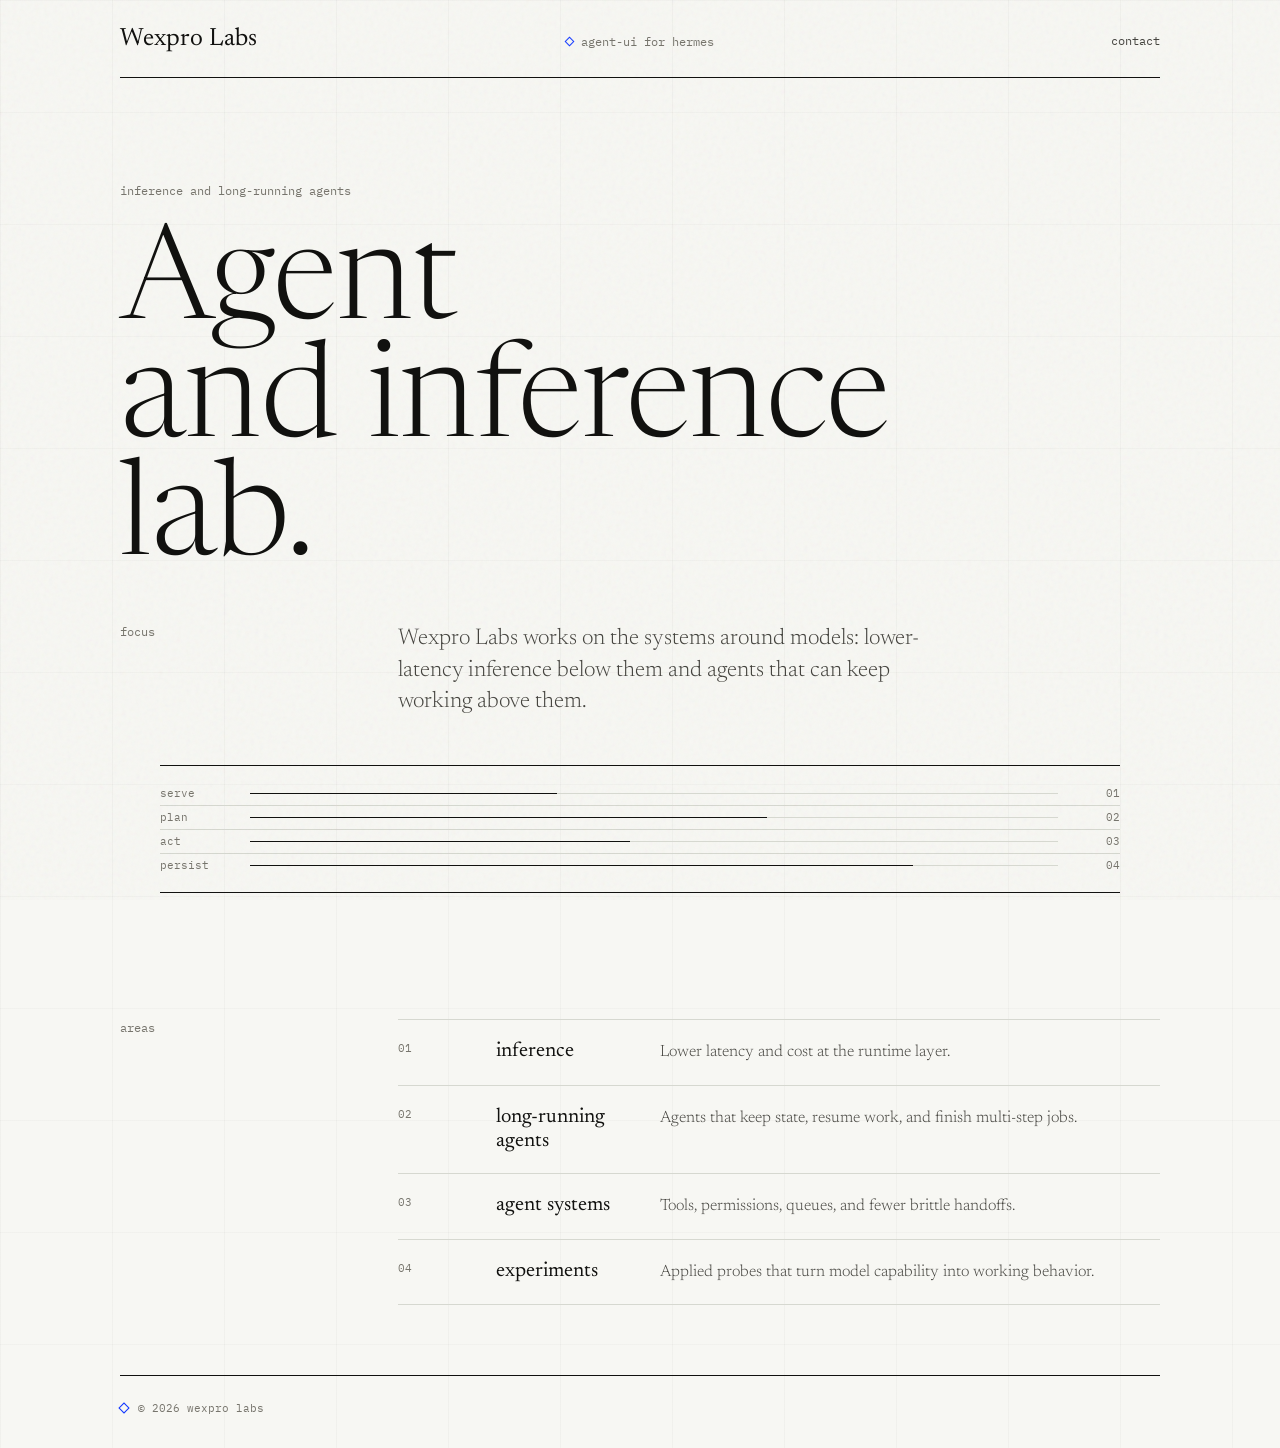
<file: index.html>
<!DOCTYPE html>
<html lang="en">
<head>
  <meta charset="UTF-8">
  <meta name="viewport" content="width=device-width, initial-scale=1.0">
  <title>Wexpro Labs</title>
  <meta name="description" content="Wexpro Labs builds inference systems and long-running agents for useful AI software.">
  <meta name="theme-color" content="#f7f7f3">
  <link rel="icon" href="data:image/svg+xml,%3Csvg xmlns='http://www.w3.org/2000/svg' viewBox='0 0 32 32'%3E%3Crect width='32' height='32' rx='5' fill='%23f7f7f3'/%3E%3Cpath d='M16 5 27 16 16 27 5 16z' fill='none' stroke='%231238ff' stroke-width='3'/%3E%3C/svg%3E">
  <link rel="preconnect" href="https://fonts.googleapis.com">
  <link rel="preconnect" href="https://fonts.gstatic.com" crossorigin>
  <link href="https://fonts.googleapis.com/css2?family=IBM+Plex+Mono:wght@400;500&amp;family=Newsreader:opsz,wght@6..72,300;6..72,400;6..72,500&amp;display=swap" rel="stylesheet">
  <style>
    *, *::before, *::after {
      box-sizing: border-box;
    }

    :root {
      color-scheme: light;
      --paper: #f7f7f3;
      --ink: #11110f;
      --soft: #45443f;
      --muted: #77756d;
      --line: #d6d8d0;
      --strong-line: #11110f;
      --signal: #1238ff;
      --serif: "Newsreader", Georgia, serif;
      --mono: "IBM Plex Mono", "Courier New", monospace;
    }

    html {
      min-height: 100%;
      background: var(--paper);
      color: var(--ink);
      font-size: 16px;
      text-rendering: optimizeLegibility;
      -webkit-font-smoothing: antialiased;
    }

    body {
      min-height: 100vh;
      margin: 0;
      background:
        linear-gradient(90deg, rgba(17, 17, 15, 0.028) 1px, transparent 1px),
        linear-gradient(180deg, rgba(17, 17, 15, 0.024) 1px, transparent 1px),
        var(--paper);
      background-size: 112px 112px;
      font-family: var(--serif);
    }

    body::before {
      content: "";
      position: fixed;
      inset: 0;
      pointer-events: none;
      background-image: url("data:image/svg+xml,%3Csvg viewBox='0 0 240 240' xmlns='http://www.w3.org/2000/svg'%3E%3Cfilter id='n'%3E%3CfeTurbulence type='fractalNoise' baseFrequency='.82' numOctaves='3' stitchTiles='stitch'/%3E%3C/filter%3E%3Crect width='100%25' height='100%25' filter='url(%23n)' opacity='.05'/%3E%3C/svg%3E");
      mix-blend-mode: multiply;
    }

    a {
      color: inherit;
      text-decoration-thickness: 1px;
      text-underline-offset: 0.24em;
    }

    a:focus-visible {
      outline: 1px solid var(--ink);
      outline-offset: 4px;
    }

    .page {
      width: min(100% - 48px, 1040px);
      min-height: 100vh;
      margin: 0 auto;
      padding: 28px 0 32px;
      display: flex;
      flex-direction: column;
    }

    .nav {
      display: grid;
      grid-template-columns: 1fr auto 1fr;
      align-items: baseline;
      gap: 24px;
      padding-bottom: 24px;
      border-bottom: 1px solid var(--strong-line);
    }

    .brand {
      font-family: var(--serif);
      font-size: 1.56rem;
      font-weight: 400;
      line-height: 1;
      letter-spacing: 0;
      text-decoration: none;
    }

    .nav-center,
    .contact,
    .eyebrow,
    .section-label,
    .area-index,
    .sequence-label,
    .footer {
      font-family: var(--mono);
      letter-spacing: 0;
      text-transform: lowercase;
    }

    .nav-center {
      display: inline-flex;
      align-items: center;
      gap: 8px;
      color: var(--muted);
      font-size: 0.72rem;
      line-height: 1.5;
      text-decoration: none;
    }

    .nav-center::before {
      content: "";
      width: 7px;
      height: 7px;
      border: 1px solid var(--signal);
      transform: rotate(45deg);
    }

    .nav-center:hover {
      color: var(--signal);
    }

    .contact {
      justify-self: end;
      color: var(--soft);
      font-size: 0.72rem;
      line-height: 1.5;
      text-decoration: none;
    }

    .contact:hover {
      color: var(--signal);
      text-decoration: underline;
    }

    main {
      flex: 1;
    }

    .hero {
      padding: 104px 0 66px;
    }

    .eyebrow {
      margin: 0 0 30px;
      color: var(--muted);
      font-size: 0.72rem;
      line-height: 1.5;
    }

    h1 {
      max-width: 940px;
      margin: 0;
      font-size: 8.2rem;
      font-weight: 300;
      line-height: 0.9;
      letter-spacing: 0;
    }

    h1 span {
      display: block;
    }

    .intro-grid {
      display: grid;
      grid-template-columns: 230px minmax(0, 560px);
      gap: 48px;
      margin-top: 40px;
    }

    .intro {
      margin: 0;
      color: var(--soft);
      font-size: 1.42rem;
      font-weight: 300;
      line-height: 1.38;
      letter-spacing: 0;
    }

    .sequence {
      margin-top: 48px;
      padding: 15px 0;
      border-top: 1px solid var(--strong-line);
      border-bottom: 1px solid var(--strong-line);
    }

    .sequence-row {
      display: grid;
      grid-template-columns: 74px minmax(0, 1fr) 46px;
      align-items: center;
      gap: 16px;
      min-height: 24px;
    }

    .sequence-row + .sequence-row {
      border-top: 1px solid var(--line);
    }

    .sequence-row:nth-child(1) {
      --run: 38%;
    }

    .sequence-row:nth-child(2) {
      --run: 64%;
    }

    .sequence-row:nth-child(3) {
      --run: 47%;
    }

    .sequence-row:nth-child(4) {
      --run: 82%;
    }

    .sequence-label {
      color: var(--muted);
      font-size: 0.68rem;
      line-height: 1.4;
    }

    .sequence-line {
      position: relative;
      height: 1px;
      background: var(--line);
      overflow: hidden;
    }

    .sequence-line::after {
      content: "";
      position: absolute;
      inset: 0 auto 0 0;
      width: var(--run);
      background: var(--ink);
    }

    .sequence-value {
      justify-self: end;
      color: var(--muted);
      font-family: var(--mono);
      font-size: 0.68rem;
      line-height: 1.4;
    }

    .areas {
      display: grid;
      grid-template-columns: 230px minmax(0, 1fr);
      gap: 48px;
      padding: 44px 0 70px;
    }

    .section-label {
      margin: 0;
      color: var(--muted);
      font-size: 0.72rem;
      line-height: 1.5;
    }

    .area-list {
      display: grid;
      gap: 0;
      margin: 0;
      padding: 0;
      list-style: none;
      border-top: 1px solid var(--line);
    }

    .area {
      display: grid;
      grid-template-columns: 74px minmax(116px, 0.28fr) minmax(0, 1fr);
      gap: 24px;
      padding: 20px 0;
      border-bottom: 1px solid var(--line);
    }

    .area-index {
      color: var(--muted);
      font-size: 0.68rem;
      line-height: 1.5;
    }

    .area-title {
      margin: 0;
      font-family: var(--serif);
      font-size: 1.28rem;
      font-weight: 400;
      line-height: 1.15;
      letter-spacing: 0;
    }

    .area-copy {
      margin: 0;
      color: var(--soft);
      font-size: 1.02rem;
      font-weight: 300;
      line-height: 1.5;
      letter-spacing: 0;
    }

    .footer {
      display: flex;
      align-items: center;
      gap: 10px;
      padding-top: 24px;
      border-top: 1px solid var(--strong-line);
      color: var(--muted);
      font-size: 0.68rem;
      line-height: 1.5;
    }

    .mark {
      width: 8px;
      height: 8px;
      border: 1px solid var(--signal);
      transform: rotate(45deg);
    }

    @media (max-width: 860px) {
      .hero {
        padding: 86px 0 62px;
      }

      h1 {
        font-size: 5.75rem;
      }

      .intro-grid,
      .areas {
        grid-template-columns: 170px minmax(0, 1fr);
        gap: 32px;
      }

      .area {
        grid-template-columns: 54px minmax(108px, 0.3fr) minmax(0, 1fr);
        gap: 18px;
      }
    }

    @media (max-width: 640px) {
      .page {
        width: min(100% - 30px, 1040px);
        padding-top: 22px;
      }

      .nav {
        grid-template-columns: 1fr auto;
        gap: 8px 18px;
      }

      .nav-center {
        grid-column: 1 / -1;
        grid-row: 2;
      }

      .hero {
        padding: 62px 0 44px;
      }

      h1 {
        font-size: 3.55rem;
        line-height: 0.96;
      }

      .intro-grid,
      .areas {
        grid-template-columns: 1fr;
        gap: 18px;
      }

      .intro {
        font-size: 1.2rem;
      }

      .sequence {
        margin-top: 32px;
        padding: 12px 0;
      }

      .sequence-row {
        grid-template-columns: 62px minmax(0, 1fr) 34px;
        gap: 12px;
        min-height: 22px;
      }

      .area {
        grid-template-columns: 42px minmax(0, 1fr);
        gap: 8px 16px;
      }

      .area-copy {
        grid-column: 2;
      }
    }
  </style>
</head>
<body>
  <div class="page">
    <header class="nav" aria-label="Primary">
      <a class="brand" href="index.html">Wexpro Labs</a>
      <a class="nav-center" href="agent-ui/index.html">agent-UI for Hermes</a>
      <a class="contact" href="mailto:samin@wexprolabs.com">contact</a>
    </header>

    <main>
      <section class="hero" aria-labelledby="page-title">
        <p class="eyebrow">inference and long-running agents</p>
        <h1 id="page-title">
          <span>Agent</span>
          <span>and inference</span>
          <span>lab.</span>
        </h1>
        <div class="intro-grid">
          <p class="section-label">focus</p>
          <p class="intro">Wexpro Labs works on the systems around models: lower-latency inference below them and agents that can keep working above them.</p>
        </div>

        <figure class="sequence" aria-label="Abstract inference and agent sequence">
          <div class="sequence-row">
            <span class="sequence-label">serve</span>
            <span class="sequence-line"></span>
            <span class="sequence-value">01</span>
          </div>
          <div class="sequence-row">
            <span class="sequence-label">plan</span>
            <span class="sequence-line"></span>
            <span class="sequence-value">02</span>
          </div>
          <div class="sequence-row">
            <span class="sequence-label">act</span>
            <span class="sequence-line"></span>
            <span class="sequence-value">03</span>
          </div>
          <div class="sequence-row">
            <span class="sequence-label">persist</span>
            <span class="sequence-line"></span>
            <span class="sequence-value">04</span>
          </div>
        </figure>
      </section>

      <section class="areas" aria-labelledby="areas-title">
        <p class="section-label" id="areas-title">areas</p>
        <ul class="area-list">
          <li class="area">
            <span class="area-index">01</span>
            <h2 class="area-title">inference</h2>
            <p class="area-copy">Lower latency and cost at the runtime layer.</p>
          </li>
          <li class="area">
            <span class="area-index">02</span>
            <h2 class="area-title">long-running agents</h2>
            <p class="area-copy">Agents that keep state, resume work, and finish multi-step jobs.</p>
          </li>
          <li class="area">
            <span class="area-index">03</span>
            <h2 class="area-title">agent systems</h2>
            <p class="area-copy">Tools, permissions, queues, and fewer brittle handoffs.</p>
          </li>
          <li class="area">
            <span class="area-index">04</span>
            <h2 class="area-title">experiments</h2>
            <p class="area-copy">Applied probes that turn model capability into working behavior.</p>
          </li>
        </ul>
      </section>
    </main>

    <footer class="footer">
      <span class="mark" aria-hidden="true"></span>
      <span>&copy; 2026 Wexpro Labs</span>
    </footer>
  </div>
</body>
</html>
</file>
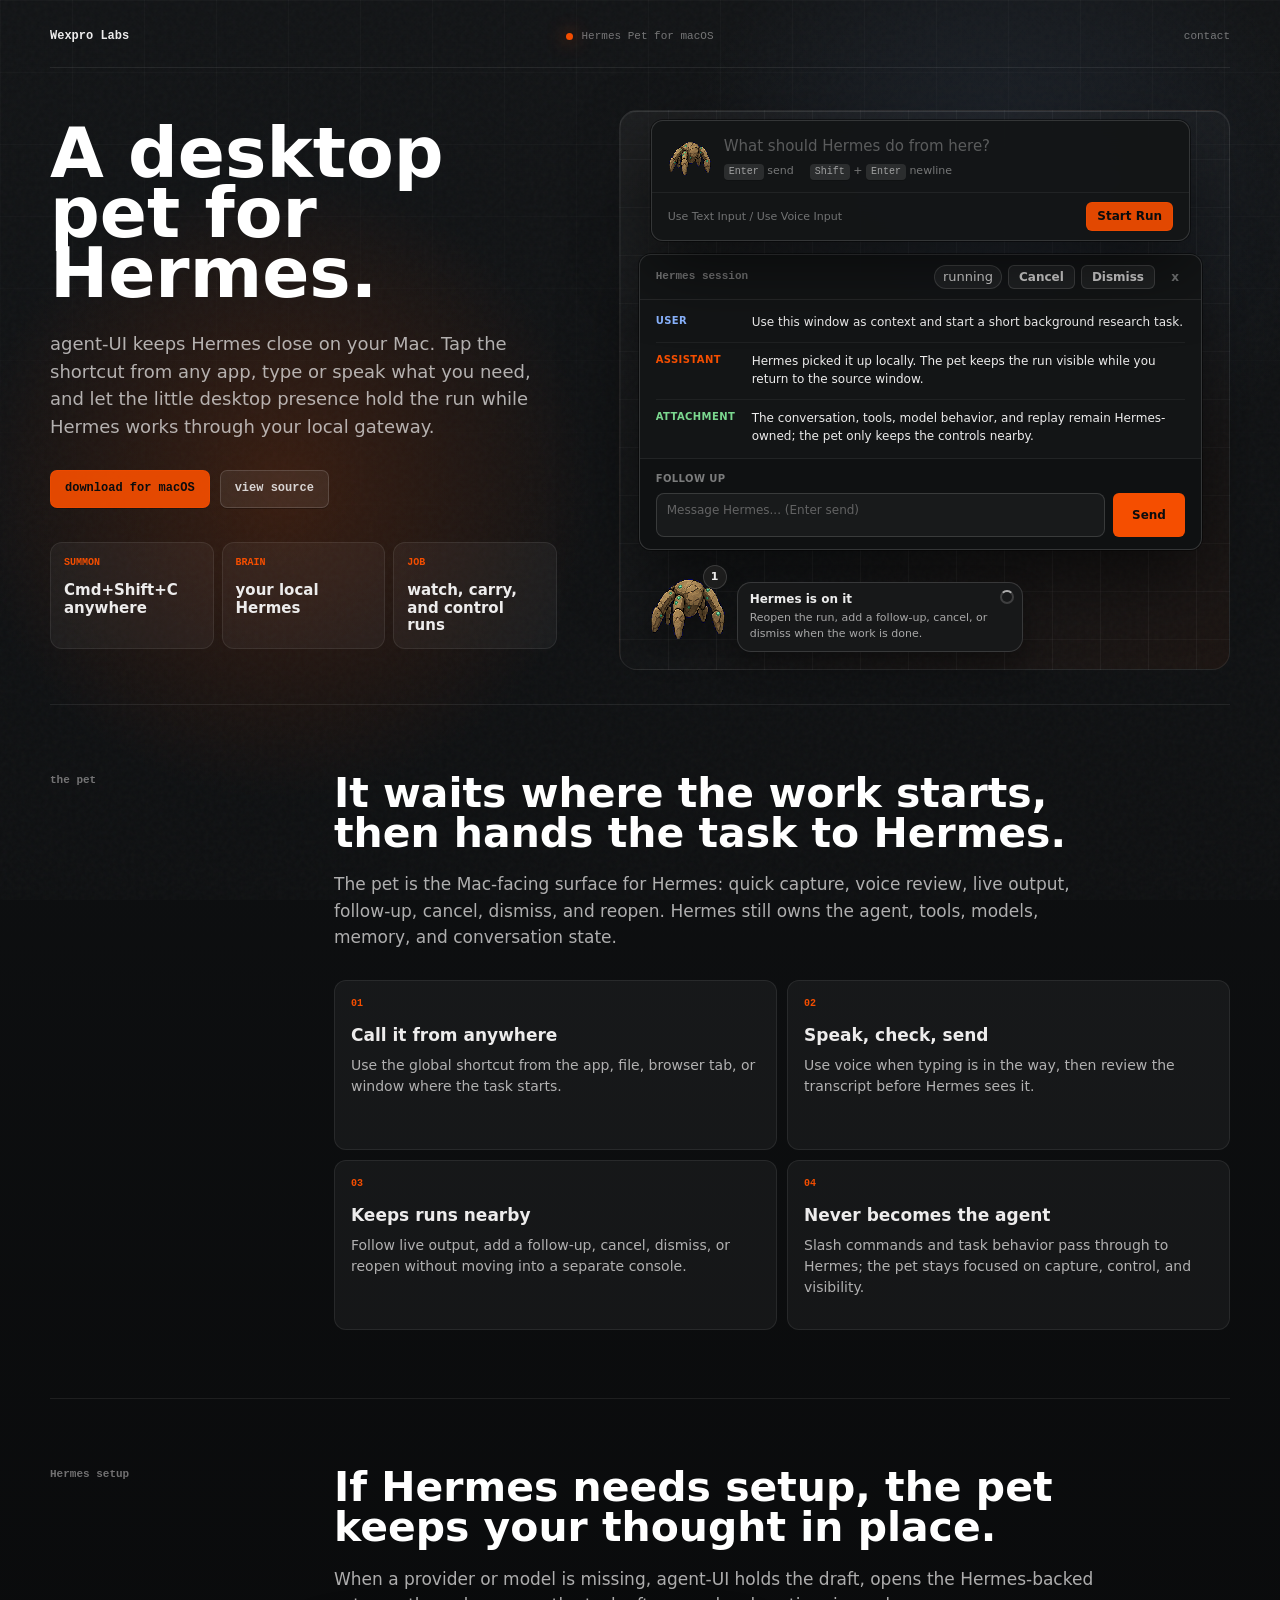
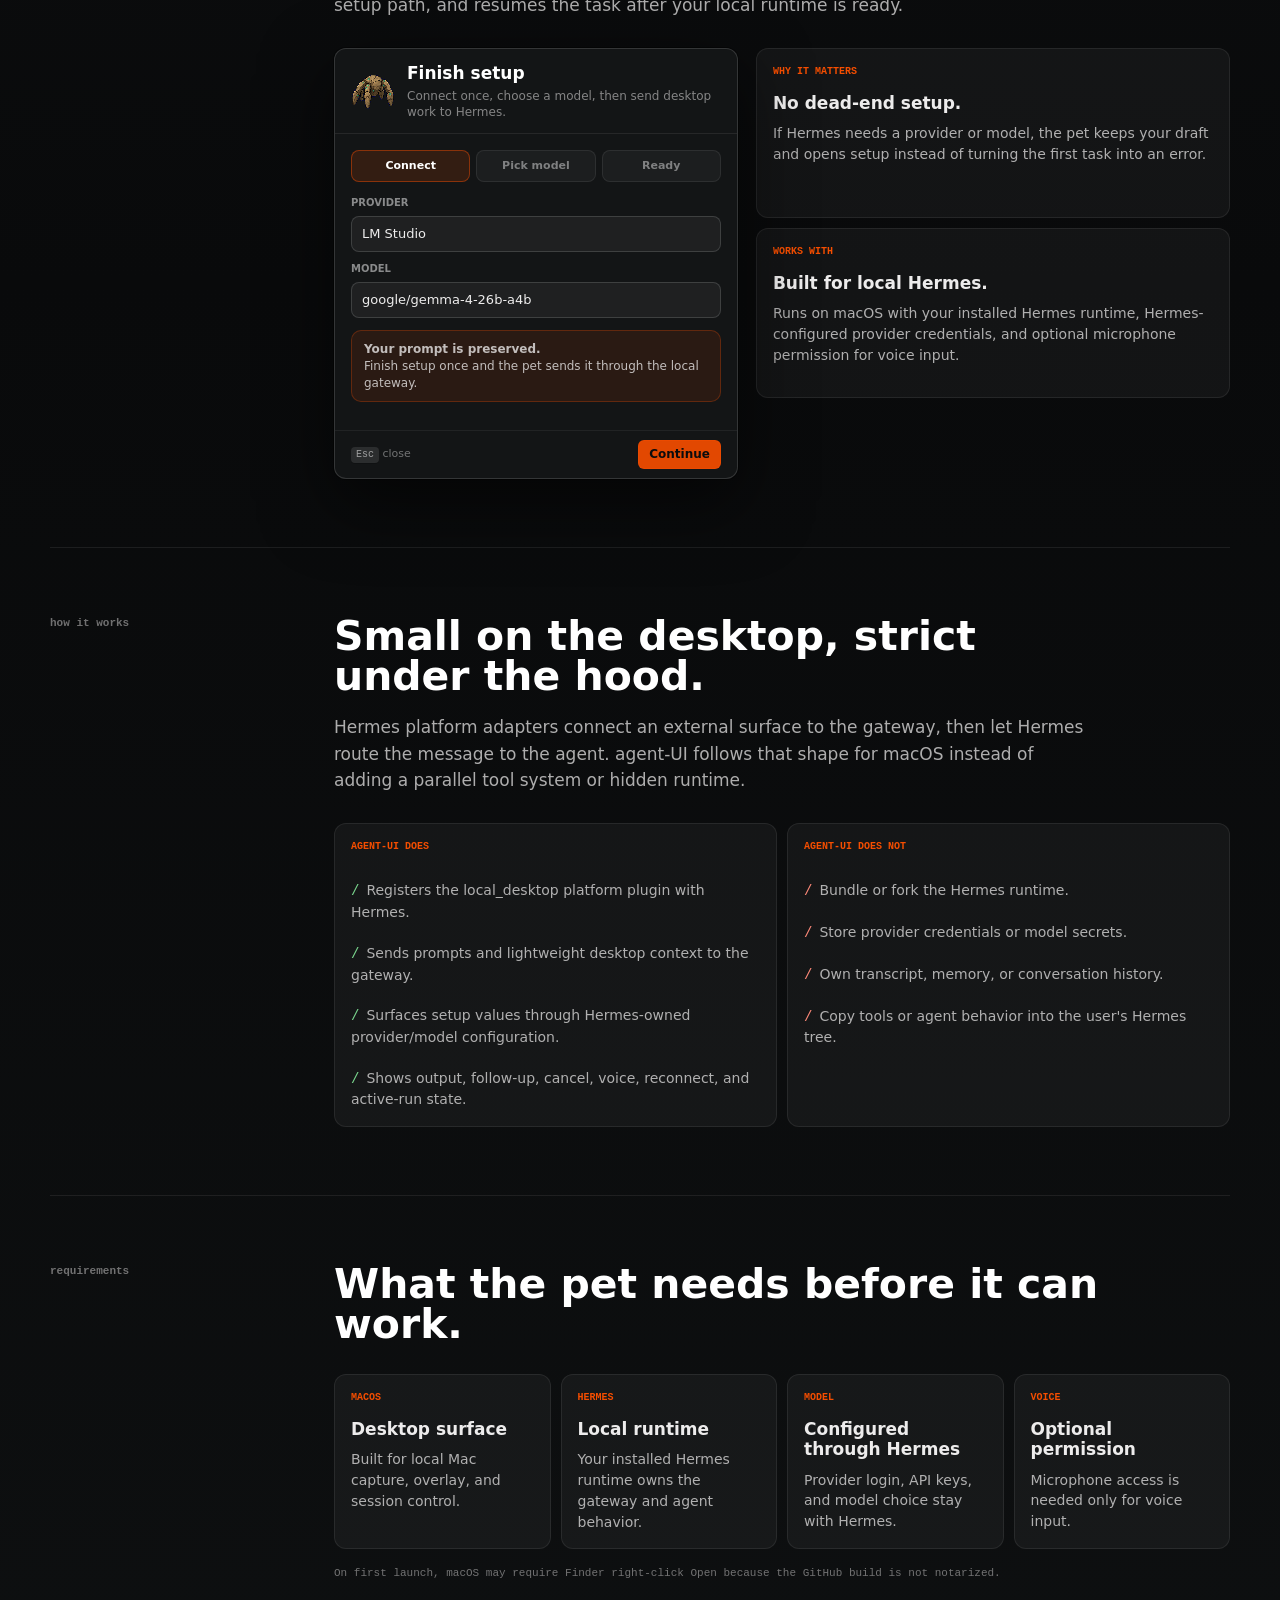
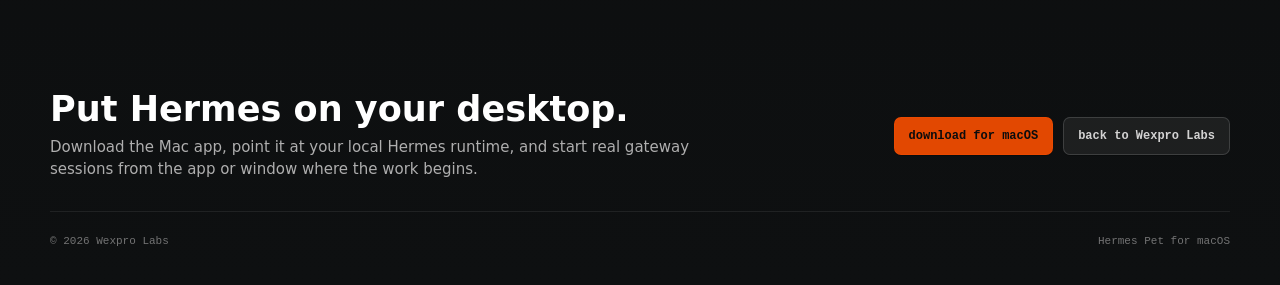
<file: agent-ui/index.html>
<!DOCTYPE html>
<html lang="en">
<head>
  <meta charset="UTF-8">
  <meta name="viewport" content="width=device-width, initial-scale=1.0">
  <title>Hermes Pet for macOS | Wexpro Labs</title>
  <meta name="description" content="agent-UI is a small desktop pet for Hermes on macOS: call it from any app, send text or voice into your local gateway, and keep active runs close.">
  <meta name="theme-color" content="#0f1011">
  <link rel="icon" href="data:image/svg+xml,%3Csvg xmlns='http://www.w3.org/2000/svg' viewBox='0 0 32 32'%3E%3Crect width='32' height='32' rx='5' fill='%230f1011'/%3E%3Cpath d='M16 5 27 16 16 27 5 16z' fill='none' stroke='%23f54e00' stroke-width='3'/%3E%3C/svg%3E">
  <link rel="preload" as="image" href="../agent-ui-pet-frame.png" type="image/png">
  <style>
    *, *::before, *::after {
      box-sizing: border-box;
    }

    :root {
      color-scheme: dark;
      --bg: #0b0c0d;
      --panel: rgba(20, 22, 23, 0.98);
      --text: #edecec;
      --text-strong: #ffffff;
      --text-mid: rgba(237, 236, 236, 0.72);
      --text-dim: rgba(237, 236, 236, 0.45);
      --text-faint: rgba(237, 236, 236, 0.28);
      --border: rgba(255, 255, 255, 0.14);
      --border-soft: rgba(255, 255, 255, 0.08);
      --orange: #f54e00;
      --orange-soft: rgba(245, 78, 0, 0.14);
      --orange-line: rgba(245, 78, 0, 0.55);
      --orange-text: #0b0c0d;
      --blue: #8ab4ff;
      --green: #7bd88f;
      --red: #ff8a7a;
      --shadow: 0 24px 70px rgba(0, 0, 0, 0.56), 0 0 0 1px rgba(0, 0, 0, 0.45);
      --font: system-ui, -apple-system, BlinkMacSystemFont, "Segoe UI", sans-serif;
      --mono: ui-monospace, SFMono-Regular, Menlo, Monaco, Consolas, "Liberation Mono", monospace;
    }

    html {
      min-height: 100%;
      background: var(--bg);
      color: var(--text);
      font: 13px/1.4 var(--font);
      text-rendering: optimizeLegibility;
      -webkit-font-smoothing: antialiased;
    }

    body {
      min-height: 100vh;
      margin: 0;
      background:
        radial-gradient(circle at 22% 14%, rgba(245, 78, 0, 0.18), transparent 24rem),
        radial-gradient(circle at 78% 6%, rgba(138, 180, 255, 0.1), transparent 25rem),
        linear-gradient(180deg, #111315 0%, #090a0b 54%, #0e1011 100%);
      overflow-x: hidden;
    }

    body::before {
      content: "";
      position: fixed;
      inset: 0;
      pointer-events: none;
      background-image:
        linear-gradient(rgba(255, 255, 255, 0.035) 1px, transparent 1px),
        linear-gradient(90deg, rgba(255, 255, 255, 0.03) 1px, transparent 1px);
      background-size: 72px 72px;
      mask-image: linear-gradient(to bottom, rgba(0, 0, 0, 0.8), transparent 72%);
    }

    body::after {
      content: "";
      position: fixed;
      inset: 0;
      pointer-events: none;
      opacity: 0.035;
      background-image: url("data:image/svg+xml,%3Csvg viewBox='0 0 240 240' xmlns='http://www.w3.org/2000/svg'%3E%3Cfilter id='n'%3E%3CfeTurbulence type='fractalNoise' baseFrequency='.82' numOctaves='3' stitchTiles='stitch'/%3E%3C/filter%3E%3Crect width='100%25' height='100%25' filter='url(%23n)'/%3E%3C/svg%3E");
      mix-blend-mode: screen;
    }

    a {
      color: inherit;
      text-decoration-thickness: 1px;
      text-underline-offset: 0.24em;
    }

    a:focus-visible {
      outline: 2px solid rgba(245, 78, 0, 0.7);
      outline-offset: 3px;
    }

    .page {
      position: relative;
      z-index: 1;
      width: min(100% - 40px, 1180px);
      margin: 0 auto;
      padding: 22px 0 36px;
    }

    .nav {
      display: grid;
      grid-template-columns: 1fr auto 1fr;
      align-items: center;
      gap: 20px;
      min-height: 46px;
      padding-bottom: 16px;
      border-bottom: 1px solid var(--border-soft);
    }

    .brand,
    .nav-center,
    .nav-link,
    .button,
    .label,
    .section-label,
    .fine,
    .footer {
      font-family: var(--mono);
      letter-spacing: 0;
    }

    .brand {
      color: var(--text);
      font-size: 12px;
      font-weight: 700;
      text-decoration: none;
    }

    .nav-center {
      display: inline-flex;
      align-items: center;
      gap: 8px;
      color: var(--text-dim);
      font-size: 11px;
      text-decoration: none;
    }

    .nav-center::before {
      content: "";
      width: 7px;
      height: 7px;
      border-radius: 999px;
      background: var(--orange);
      box-shadow: 0 0 18px rgba(245, 78, 0, 0.8);
    }

    .nav-link {
      justify-self: end;
      color: var(--text-dim);
      font-size: 11px;
      text-decoration: none;
    }

    .nav-link:hover,
    .nav-center:hover {
      color: var(--text);
    }

    .hero {
      display: grid;
      grid-template-columns: minmax(0, 0.9fr) minmax(480px, 1.1fr);
      gap: 54px;
      align-items: center;
      padding: 34px 0;
    }

    h1 {
      max-width: 600px;
      margin: 0;
      color: var(--text-strong);
      font-size: 5.35rem;
      font-weight: 760;
      letter-spacing: 0;
      line-height: 0.86;
    }

    h1 span {
      display: block;
    }

    .lede {
      max-width: 570px;
      margin: 28px 0 0;
      color: var(--text-mid);
      font-size: 18px;
      line-height: 1.52;
    }

    .hero-actions {
      display: flex;
      flex-wrap: wrap;
      gap: 10px;
      margin-top: 30px;
    }

    .button {
      display: inline-flex;
      align-items: center;
      justify-content: center;
      min-height: 38px;
      padding: 0 14px;
      border: 1px solid var(--orange-line);
      border-radius: 7px;
      background: rgba(245, 78, 0, 0.92);
      color: var(--orange-text);
      box-shadow: 0 1px 0 rgba(0, 0, 0, 0.25);
      font-size: 12px;
      font-weight: 800;
      text-decoration: none;
    }

    .button.secondary {
      border-color: var(--border);
      background: rgba(255, 255, 255, 0.065);
      color: rgba(237, 236, 236, 0.88);
    }

    .proof-strip {
      display: grid;
      grid-template-columns: repeat(3, minmax(0, 1fr));
      gap: 8px;
      max-width: 620px;
      margin-top: 34px;
    }

    .proof,
    .feature,
    .boundary-card,
    .setup-card {
      border: 1px solid var(--border-soft);
      border-radius: 12px;
      background: rgba(255, 255, 255, 0.045);
    }

    .proof {
      min-height: 90px;
      padding: 13px;
    }

    .proof .label,
    .feature .label,
    .setup-card .label,
    .boundary-card .label {
      display: block;
      color: var(--orange);
      font-size: 10px;
      font-weight: 800;
      text-transform: uppercase;
    }

    .proof strong {
      display: block;
      margin-top: 12px;
      color: var(--text);
      font-size: 15px;
      line-height: 1.18;
    }

    .product-board {
      position: relative;
      --board-rail: 28px;
      min-height: 568px;
      isolation: isolate;
    }

    .product-board::before {
      content: "";
      position: absolute;
      inset: 8px 0 0 8px;
      z-index: -1;
      border: 1px solid rgba(255, 255, 255, 0.075);
      border-radius: 18px;
      background:
        linear-gradient(90deg, rgba(255, 255, 255, 0.045) 1px, transparent 1px),
        linear-gradient(180deg, rgba(255, 255, 255, 0.035) 1px, transparent 1px),
        linear-gradient(145deg, rgba(255, 255, 255, 0.05), rgba(255, 255, 255, 0.015) 58%, rgba(245, 78, 0, 0.05));
      background-size: 48px 48px, 48px 48px, auto;
      box-shadow: inset 0 1px 0 rgba(255, 255, 255, 0.08);
    }

    .window {
      overflow: hidden;
      border: 1px solid var(--border);
      border-radius: 12px;
      background: var(--panel);
      box-shadow: var(--shadow);
      backdrop-filter: blur(24px);
      -webkit-backdrop-filter: blur(24px);
    }

    .prompt-window {
      position: absolute;
      top: 18px;
      left: calc(var(--board-rail) + 12px);
      right: calc(var(--board-rail) + 12px);
      z-index: 4;
    }

    .prompt-inner {
      display: flex;
      align-items: center;
      gap: 12px;
      padding: 14px 16px 9px;
    }

    .sprite-icon,
    .pet-mascot {
      background-image: url("../agent-ui-pet-frame.png");
      background-repeat: no-repeat;
      background-position: 0 0;
      background-size: contain;
      image-rendering: pixelated;
      image-rendering: crisp-edges;
    }

    .sprite-icon {
      flex: 0 0 auto;
      width: 44px;
      height: 48px;
    }

    .prompt-copy {
      min-width: 0;
      flex: 1;
    }

    .prompt-text {
      min-height: 22px;
      color: #fff;
      font-size: 15px;
      line-height: 1.4;
    }

    .prompt-placeholder {
      color: rgba(255, 255, 255, 0.3);
    }

    .prompt-meta {
      display: flex;
      flex-wrap: wrap;
      gap: 7px 16px;
      min-height: 20px;
      margin-top: 5px;
      color: rgba(255, 255, 255, 0.42);
      font-size: 11px;
    }

    .kbd {
      display: inline-block;
      padding: 1px 5px;
      border-radius: 4px;
      background: rgba(255, 255, 255, 0.1);
      color: rgba(255, 255, 255, 0.55);
      box-shadow: 0 1px 0 rgba(0, 0, 0, 0.2);
      font: 10px/1.4 var(--mono);
    }

    .window-footer {
      display: grid;
      grid-template-columns: minmax(0, 1fr) auto;
      align-items: center;
      gap: 10px;
      padding: 9px 16px;
      border-top: 1px solid rgba(255, 255, 255, 0.06);
    }

    .hint {
      color: rgba(255, 255, 255, 0.4);
      font-size: 11px;
    }

    .ui-button,
    .ghost-button,
    .close-button,
    .composer-send {
      display: inline-flex;
      align-items: center;
      justify-content: center;
      border-radius: 6px;
      font-size: 12px;
      font-weight: 800;
    }

    .ui-button {
      padding: 5px 10px;
      border: 1px solid var(--orange-line);
      background: rgba(245, 78, 0, 0.92);
      color: var(--orange-text);
    }

    .conversation-window {
      position: absolute;
      top: 152px;
      right: var(--board-rail);
      left: var(--board-rail);
      z-index: 2;
      width: auto;
    }

    .window-header {
      display: grid;
      grid-template-columns: minmax(0, 1fr) auto;
      align-items: center;
      gap: 12px;
      padding: 10px 12px 10px 16px;
      border-bottom: 1px solid rgba(255, 255, 255, 0.08);
    }

    .window-title {
      min-width: 0;
      color: var(--text-dim);
      font-family: var(--mono);
      font-size: 11px;
      font-weight: 700;
    }

    .window-actions {
      display: flex;
      gap: 6px;
      align-items: center;
      justify-content: flex-end;
    }

    .status-pill,
    .ghost-button,
    .close-button {
      height: 24px;
      border: 1px solid var(--border);
      background: rgba(255, 255, 255, 0.06);
      color: rgba(237, 236, 236, 0.9);
      line-height: 22px;
    }

    .status-pill {
      min-width: 62px;
      padding: 0 8px;
      border-radius: 999px;
      text-align: center;
    }

    .ghost-button {
      padding: 0 10px;
    }

    .close-button {
      width: 28px;
      border: 0;
      background: transparent;
      color: rgba(255, 255, 255, 0.4);
    }

    .log {
      display: grid;
      min-height: 158px;
      padding: 4px 16px 2px;
      font-size: 12px;
    }

    .line {
      display: grid;
      grid-template-columns: 82px minmax(0, 1fr);
      gap: 14px;
      align-items: start;
      padding: 10px 0;
      border-bottom: 1px solid rgba(255, 255, 255, 0.05);
    }

    .line:last-child {
      border-bottom: 0;
    }

    .line-label {
      display: block;
      color: var(--orange);
      font-size: 10px;
      font-weight: 800;
      letter-spacing: 0.04em;
      text-transform: uppercase;
    }

    .line.user .line-label {
      color: var(--blue);
    }

    .line.attachment .line-label {
      color: var(--green);
    }

    .line-text {
      color: var(--text);
      line-height: 1.48;
    }

    .composer {
      padding: 10px 16px 12px;
      border-top: 1px solid rgba(255, 255, 255, 0.08);
      background: rgba(0, 0, 0, 0.2);
    }

    .composer-label {
      color: rgba(255, 255, 255, 0.45);
      font-size: 10px;
      font-weight: 800;
      letter-spacing: 0.04em;
      text-transform: uppercase;
    }

    .composer-row {
      display: flex;
      gap: 8px;
      align-items: stretch;
      margin-top: 6px;
    }

    .composer-input {
      flex: 1;
      min-height: 44px;
      padding: 8px 10px;
      border: 1px solid var(--border);
      border-radius: 8px;
      background: rgba(255, 255, 255, 0.04);
      color: rgba(237, 236, 236, 0.35);
      font-size: 12px;
      line-height: 1.35;
    }

    .composer-send {
      min-width: 72px;
      padding: 8px 16px;
      background: var(--orange);
      color: var(--orange-text);
    }

    .pet-overlay {
      position: absolute;
      left: 38px;
      bottom: 18px;
      z-index: 3;
      display: grid;
      width: min(100% - 76px, 374px);
      grid-template-columns: 78px minmax(0, 1fr);
      gap: 10px;
      align-items: end;
    }

    .pet-stage,
    .pet-mascot {
      width: 78px;
      height: 85px;
    }

    .pet-stage {
      position: relative;
    }

    .pet-mascot {
      filter: drop-shadow(0 12px 18px rgba(0, 0, 0, 0.46));
    }

    .pet-badge {
      position: absolute;
      top: -2px;
      right: 0;
      display: flex;
      min-width: 24px;
      min-height: 24px;
      align-items: center;
      justify-content: center;
      border: 1px solid var(--border);
      border-radius: 999px;
      background: rgba(32, 32, 32, 0.9);
      color: var(--text);
      font-size: 11px;
      font-weight: 800;
    }

    .tray-card {
      min-width: 0;
      overflow: hidden;
      border: 1px solid var(--border);
      border-radius: 14px;
      background: rgba(24, 25, 26, 0.94);
      box-shadow: 0 14px 28px rgba(0, 0, 0, 0.34);
      backdrop-filter: blur(18px);
      -webkit-backdrop-filter: blur(18px);
    }

    .tray-row {
      position: relative;
      padding: 8px 12px 9px;
    }

    .tray-title {
      overflow: hidden;
      padding-right: 28px;
      color: rgba(255, 255, 255, 0.92);
      font-size: 12px;
      font-weight: 700;
      line-height: 17px;
      text-overflow: ellipsis;
      white-space: nowrap;
    }

    .tray-body {
      display: -webkit-box;
      overflow: hidden;
      margin-top: 2px;
      color: rgba(237, 236, 236, 0.68);
      font-size: 11px;
      line-height: 16px;
      -webkit-box-orient: vertical;
      -webkit-line-clamp: 2;
    }

    .tray-status {
      position: absolute;
      top: 7px;
      right: 8px;
      width: 14px;
      height: 14px;
      border: 2px solid rgba(244, 244, 244, 0.18);
      border-top-color: rgba(244, 244, 244, 0.68);
      border-radius: 999px;
      animation: spin 900ms linear infinite;
    }

    .section {
      display: grid;
      grid-template-columns: 230px minmax(0, 1fr);
      gap: 54px;
      padding: 68px 0;
      border-top: 1px solid var(--border-soft);
    }

    .section-label {
      margin: 0;
      color: var(--text-dim);
      font-size: 11px;
      font-weight: 700;
    }

    .section h2 {
      max-width: 770px;
      margin: 0;
      color: var(--text-strong);
      font-size: 3.15rem;
      font-weight: 760;
      line-height: 0.98;
    }

    .section-copy {
      max-width: 760px;
      margin: 18px 0 0;
      color: var(--text-mid);
      font-size: 17px;
      line-height: 1.55;
    }

    .feature-grid {
      display: grid;
      grid-template-columns: repeat(2, minmax(0, 1fr));
      gap: 10px;
      margin-top: 30px;
    }

    .feature,
    .setup-card {
      min-height: 170px;
      padding: 16px;
    }

    .feature h3,
    .setup-card h3,
    .boundary-card h3 {
      margin: 14px 0 0;
      color: var(--text);
      font-size: 17px;
      line-height: 1.18;
    }

    .feature p,
    .setup-card p,
    .boundary-card li {
      margin: 10px 0 0;
      color: var(--text-mid);
      font-size: 14px;
      line-height: 1.48;
    }

    .setup-preview {
      display: grid;
      grid-template-columns: minmax(0, 0.92fr) minmax(0, 1.08fr);
      gap: 18px;
      margin-top: 30px;
      align-items: start;
    }

    .feature-stack {
      display: grid;
      gap: 10px;
    }

    .setup-window {
      min-height: 420px;
    }

    .setup-header {
      display: flex;
      align-items: center;
      gap: 12px;
      padding: 14px 14px 12px 16px;
      border-bottom: 1px solid rgba(255, 255, 255, 0.08);
    }

    .setup-header-copy h3 {
      margin: 0;
      color: #fff;
      font-size: 17px;
      line-height: 1.2;
    }

    .setup-header-copy p {
      margin: 4px 0 0;
      color: rgba(237, 236, 236, 0.52);
      font-size: 12px;
    }

    .setup-main {
      padding: 16px;
    }

    .steps {
      display: grid;
      grid-template-columns: repeat(3, minmax(0, 1fr));
      gap: 6px;
      margin-bottom: 14px;
    }

    .step-pill {
      padding: 7px 8px;
      border: 1px solid rgba(255, 255, 255, 0.08);
      border-radius: 8px;
      background: rgba(255, 255, 255, 0.04);
      color: rgba(237, 236, 236, 0.48);
      font-size: 11px;
      font-weight: 800;
      text-align: center;
    }

    .step-pill.active {
      border-color: rgba(245, 78, 0, 0.45);
      background: rgba(245, 78, 0, 0.14);
      color: #fff;
    }

    .field-label {
      display: flex;
      justify-content: space-between;
      margin: 10px 0 6px;
      color: rgba(255, 255, 255, 0.5);
      font-size: 10px;
      font-weight: 800;
      text-transform: uppercase;
    }

    .field {
      width: 100%;
      min-height: 36px;
      padding: 8px 10px;
      border: 1px solid var(--border);
      border-radius: 8px;
      background: rgba(255, 255, 255, 0.05);
      color: var(--text);
    }

    .setup-note {
      margin-top: 12px;
      padding: 10px 12px;
      border: 1px solid rgba(245, 78, 0, 0.28);
      border-radius: 10px;
      background: rgba(245, 78, 0, 0.1);
      color: rgba(237, 236, 236, 0.78);
      font-size: 12px;
    }

    .boundary-list {
      display: grid;
      grid-template-columns: repeat(2, minmax(0, 1fr));
      gap: 10px;
      margin-top: 30px;
    }

    .boundary-card {
      min-height: 300px;
      padding: 16px;
    }

    .boundary-card ul {
      display: grid;
      gap: 10px;
      margin: 16px 0 0;
      padding: 0;
      list-style: none;
    }

    .boundary-card li::before {
      content: "/";
      margin-right: 7px;
      color: var(--green);
      font-family: var(--mono);
    }

    .boundary-card.off li::before {
      color: var(--red);
    }

    .requirement-row {
      display: grid;
      grid-template-columns: repeat(4, minmax(0, 1fr));
      gap: 10px;
      margin-top: 30px;
    }

    .setup-card {
      min-height: 146px;
    }

    .fine {
      margin-top: 16px;
      color: var(--text-dim);
      font-size: 11px;
      line-height: 1.55;
    }

    .cta {
      display: grid;
      grid-template-columns: minmax(0, 1fr) auto;
      gap: 22px;
      align-items: center;
      padding: 30px 0;
      border-bottom: 1px solid var(--border-soft);
    }

    .cta h2 {
      margin: 0;
      color: #fff;
      font-size: 2.7rem;
      font-weight: 760;
      line-height: 1;
    }

    .cta p {
      max-width: 680px;
      margin: 9px 0 0;
      color: var(--text-mid);
      font-size: 15px;
      line-height: 1.5;
    }

    .cta-actions {
      display: flex;
      flex-wrap: wrap;
      gap: 10px;
      justify-content: flex-end;
    }

    .footer {
      display: flex;
      justify-content: space-between;
      gap: 20px;
      padding-top: 22px;
      color: var(--text-dim);
      font-size: 11px;
    }

    @keyframes spin {
      to {
        transform: rotate(360deg);
      }
    }

    @media (prefers-reduced-motion: reduce) {
      *,
      *::before,
      *::after {
        animation-duration: 1ms !important;
        scroll-behavior: auto !important;
        transition-duration: 1ms !important;
      }
    }

    @media (max-width: 1040px) {
      .hero,
      .section,
      .setup-preview {
        grid-template-columns: 1fr;
        gap: 28px;
      }

      h1 {
        font-size: 5.1rem;
      }

      .product-board {
        --board-rail: 70px;
        min-height: 620px;
      }
    }

    @media (max-width: 760px) {
      .page {
        width: min(100% - 28px, 1180px);
      }

      .nav {
        grid-template-columns: 1fr auto;
        gap: 10px;
      }

      .nav-center {
        grid-column: 1 / -1;
        grid-row: 2;
      }

      .hero {
        padding-top: 42px;
      }

      h1 {
        font-size: 3.72rem;
      }

      .section h2,
      .cta h2 {
        font-size: 2rem;
      }

      .lede {
        font-size: 16px;
      }

      .proof-strip,
      .feature-grid,
      .boundary-list,
      .requirement-row,
      .cta {
        grid-template-columns: 1fr;
      }

      .product-board {
        display: grid;
        gap: 14px;
        min-height: 0;
      }

      .product-board::before {
        display: none;
      }

      .prompt-window,
      .conversation-window,
      .pet-overlay {
        position: relative;
        top: auto;
        right: auto;
        bottom: auto;
        left: auto;
        width: 100%;
      }

      .conversation-window {
        margin-top: 14px;
      }

      .pet-overlay {
        grid-template-columns: 78px minmax(0, 1fr);
      }

      .window-header,
      .window-footer {
        grid-template-columns: 1fr;
      }

      .window-actions {
        flex-wrap: wrap;
      }

      .line,
      .steps {
        grid-template-columns: 1fr;
      }

      .composer-row,
      .cta-actions {
        flex-direction: column;
      }

      .ui-button,
      .composer-send,
      .button {
        width: 100%;
      }

      .footer {
        flex-direction: column;
      }
    }
  </style>
</head>
<body>
  <div class="page">
    <header class="nav" aria-label="Primary">
      <a class="brand" href="../index.html">Wexpro Labs</a>
      <a class="nav-center" href="index.html" aria-current="page">Hermes Pet for macOS</a>
      <a class="nav-link" href="mailto:samin@wexprolabs.com">contact</a>
    </header>

    <main>
      <section class="hero" aria-labelledby="page-title">
        <div>
          <h1 id="page-title">
            <span>A desktop</span>
            <span>pet for</span>
            <span>Hermes.</span>
          </h1>
          <p class="lede">agent-UI keeps Hermes close on your Mac. Tap the shortcut from any app, type or speak what you need, and let the little desktop presence hold the run while Hermes works through your local gateway.</p>
          <div class="hero-actions" role="group" aria-label="Primary actions">
            <a class="button" href="https://github.com/saminkhan1/agent-UI/releases">download for macOS</a>
            <a class="button secondary" href="https://github.com/saminkhan1/agent-UI">view source</a>
          </div>
          <div class="proof-strip" role="group" aria-label="Current product facts">
            <div class="proof">
              <span class="label">summon</span>
              <strong>Cmd+Shift+C anywhere</strong>
            </div>
            <div class="proof">
              <span class="label">brain</span>
              <strong>your local Hermes</strong>
            </div>
            <div class="proof">
              <span class="label">job</span>
              <strong>watch, carry, and control runs</strong>
            </div>
          </div>
        </div>

        <div class="product-board" role="group" aria-label="agent-UI product interface preview">
          <div class="window prompt-window">
            <div class="prompt-inner">
              <div class="sprite-icon" aria-hidden="true"></div>
              <div class="prompt-copy">
                <div class="prompt-text"><span class="prompt-placeholder">What should Hermes do from here?</span></div>
                <div class="prompt-meta">
                  <span><span class="kbd">Enter</span> send</span>
                  <span><span class="kbd">Shift</span> + <span class="kbd">Enter</span> newline</span>
                </div>
              </div>
            </div>
            <div class="window-footer">
              <span class="hint">Use Text Input / Use Voice Input</span>
              <span class="ui-button">Start Run</span>
            </div>
          </div>

          <div class="window conversation-window">
            <div class="window-header">
              <span class="window-title">Hermes session</span>
              <div class="window-actions">
                <span class="status-pill">running</span>
                <span class="ghost-button">Cancel</span>
                <span class="ghost-button">Dismiss</span>
                <span class="close-button" aria-hidden="true">x</span>
              </div>
            </div>
            <div class="log">
              <div class="line user">
                <span class="line-label">user</span>
                <div class="line-text">Use this window as context and start a short background research task.</div>
              </div>
              <div class="line">
                <span class="line-label">assistant</span>
                <div class="line-text">Hermes picked it up locally. The pet keeps the run visible while you return to the source window.</div>
              </div>
              <div class="line attachment">
                <span class="line-label">attachment</span>
                <div class="line-text">The conversation, tools, model behavior, and replay remain Hermes-owned; the pet only keeps the controls nearby.</div>
              </div>
            </div>
            <div class="composer">
              <span class="composer-label">Follow up</span>
              <div class="composer-row">
                <div class="composer-input">Message Hermes... (Enter send)</div>
                <span class="composer-send">Send</span>
              </div>
            </div>
          </div>

          <div class="pet-overlay" role="group" aria-label="Active session overlay preview">
            <div class="pet-stage">
              <div class="pet-mascot" aria-hidden="true"></div>
              <div class="pet-badge">1</div>
            </div>
            <div class="tray-card">
              <div class="tray-row">
                <div class="tray-title">Hermes is on it</div>
                <div class="tray-body">Reopen the run, add a follow-up, cancel, or dismiss when the work is done.</div>
                <div class="tray-status" aria-hidden="true"></div>
              </div>
            </div>
          </div>
        </div>
      </section>

      <section class="section" aria-labelledby="what-title">
        <p class="section-label" id="what-title">the pet</p>
        <div>
          <h2>It waits where the work starts, then hands the task to Hermes.</h2>
          <p class="section-copy">The pet is the Mac-facing surface for Hermes: quick capture, voice review, live output, follow-up, cancel, dismiss, and reopen. Hermes still owns the agent, tools, models, memory, and conversation state.</p>
          <div class="feature-grid">
            <article class="feature">
              <span class="label">01</span>
              <h3>Call it from anywhere</h3>
              <p>Use the global shortcut from the app, file, browser tab, or window where the task starts.</p>
            </article>
            <article class="feature">
              <span class="label">02</span>
              <h3>Speak, check, send</h3>
              <p>Use voice when typing is in the way, then review the transcript before Hermes sees it.</p>
            </article>
            <article class="feature">
              <span class="label">03</span>
              <h3>Keeps runs nearby</h3>
              <p>Follow live output, add a follow-up, cancel, dismiss, or reopen without moving into a separate console.</p>
            </article>
            <article class="feature">
              <span class="label">04</span>
              <h3>Never becomes the agent</h3>
              <p>Slash commands and task behavior pass through to Hermes; the pet stays focused on capture, control, and visibility.</p>
            </article>
          </div>
        </div>
      </section>

      <section class="section" aria-labelledby="setup-title">
        <p class="section-label" id="setup-title">Hermes setup</p>
        <div>
          <h2>If Hermes needs setup, the pet keeps your thought in place.</h2>
          <p class="section-copy">When a provider or model is missing, agent-UI holds the draft, opens the Hermes-backed setup path, and resumes the task after your local runtime is ready.</p>
          <div class="setup-preview">
            <div class="window setup-window">
              <div class="setup-header">
                <div class="sprite-icon" aria-hidden="true"></div>
                <div class="setup-header-copy">
                  <h3>Finish setup</h3>
                  <p>Connect once, choose a model, then send desktop work to Hermes.</p>
                </div>
              </div>
              <div class="setup-main">
                <div class="steps" role="group" aria-label="Setup progress preview">
                  <span class="step-pill active">Connect</span>
                  <span class="step-pill">Pick model</span>
                  <span class="step-pill">Ready</span>
                </div>
                <p class="field-label">Provider</p>
                <div class="field">LM Studio</div>
                <p class="field-label">Model</p>
                <div class="field">google/gemma-4-26b-a4b</div>
                <p class="setup-note"><strong>Your prompt is preserved.</strong><br>Finish setup once and the pet sends it through the local gateway.</p>
              </div>
              <div class="window-footer">
                <span class="hint"><span class="kbd">Esc</span> close</span>
                <span class="ui-button">Continue</span>
              </div>
            </div>
            <div class="feature-stack">
              <div class="feature">
                <span class="label">why it matters</span>
                <h3>No dead-end setup.</h3>
                <p>If Hermes needs a provider or model, the pet keeps your draft and opens setup instead of turning the first task into an error.</p>
              </div>
              <div class="feature">
                <span class="label">works with</span>
                <h3>Built for local Hermes.</h3>
                <p>Runs on macOS with your installed Hermes runtime, Hermes-configured provider credentials, and optional microphone permission for voice input.</p>
              </div>
            </div>
          </div>
        </div>
      </section>

      <section class="section" aria-labelledby="boundary-title">
        <p class="section-label" id="boundary-title">how it works</p>
        <div>
          <h2>Small on the desktop, strict under the hood.</h2>
          <p class="section-copy">Hermes platform adapters connect an external surface to the gateway, then let Hermes route the message to the agent. agent-UI follows that shape for macOS instead of adding a parallel tool system or hidden runtime.</p>
          <div class="boundary-list">
            <article class="boundary-card">
              <span class="label">agent-UI does</span>
              <ul>
                <li>Registers the local_desktop platform plugin with Hermes.</li>
                <li>Sends prompts and lightweight desktop context to the gateway.</li>
                <li>Surfaces setup values through Hermes-owned provider/model configuration.</li>
                <li>Shows output, follow-up, cancel, voice, reconnect, and active-run state.</li>
              </ul>
            </article>
            <article class="boundary-card off">
              <span class="label">agent-UI does not</span>
              <ul>
                <li>Bundle or fork the Hermes runtime.</li>
                <li>Store provider credentials or model secrets.</li>
                <li>Own transcript, memory, or conversation history.</li>
                <li>Copy tools or agent behavior into the user's Hermes tree.</li>
              </ul>
            </article>
          </div>
        </div>
      </section>

      <section class="section" aria-labelledby="requirements-title">
        <p class="section-label" id="requirements-title">requirements</p>
        <div>
          <h2>What the pet needs before it can work.</h2>
          <div class="requirement-row">
            <article class="setup-card">
              <span class="label">macOS</span>
              <h3>Desktop surface</h3>
              <p>Built for local Mac capture, overlay, and session control.</p>
            </article>
            <article class="setup-card">
              <span class="label">Hermes</span>
              <h3>Local runtime</h3>
              <p>Your installed Hermes runtime owns the gateway and agent behavior.</p>
            </article>
            <article class="setup-card">
              <span class="label">model</span>
              <h3>Configured through Hermes</h3>
              <p>Provider login, API keys, and model choice stay with Hermes.</p>
            </article>
            <article class="setup-card">
              <span class="label">voice</span>
              <h3>Optional permission</h3>
              <p>Microphone access is needed only for voice input.</p>
            </article>
          </div>
          <p class="fine">On first launch, macOS may require Finder right-click Open because the GitHub build is not notarized.</p>
        </div>
      </section>

      <section class="cta" aria-labelledby="cta-title">
        <div>
          <h2 id="cta-title">Put Hermes on your desktop.</h2>
          <p>Download the Mac app, point it at your local Hermes runtime, and start real gateway sessions from the app or window where the work begins.</p>
        </div>
        <div class="cta-actions">
          <a class="button" href="https://github.com/saminkhan1/agent-UI/releases">download for macOS</a>
          <a class="button secondary" href="../index.html">back to Wexpro Labs</a>
        </div>
      </section>
    </main>

    <footer class="footer">
      <span>&copy; 2026 Wexpro Labs</span>
      <span>Hermes Pet for macOS</span>
    </footer>
  </div>
</body>
</html>
</file>
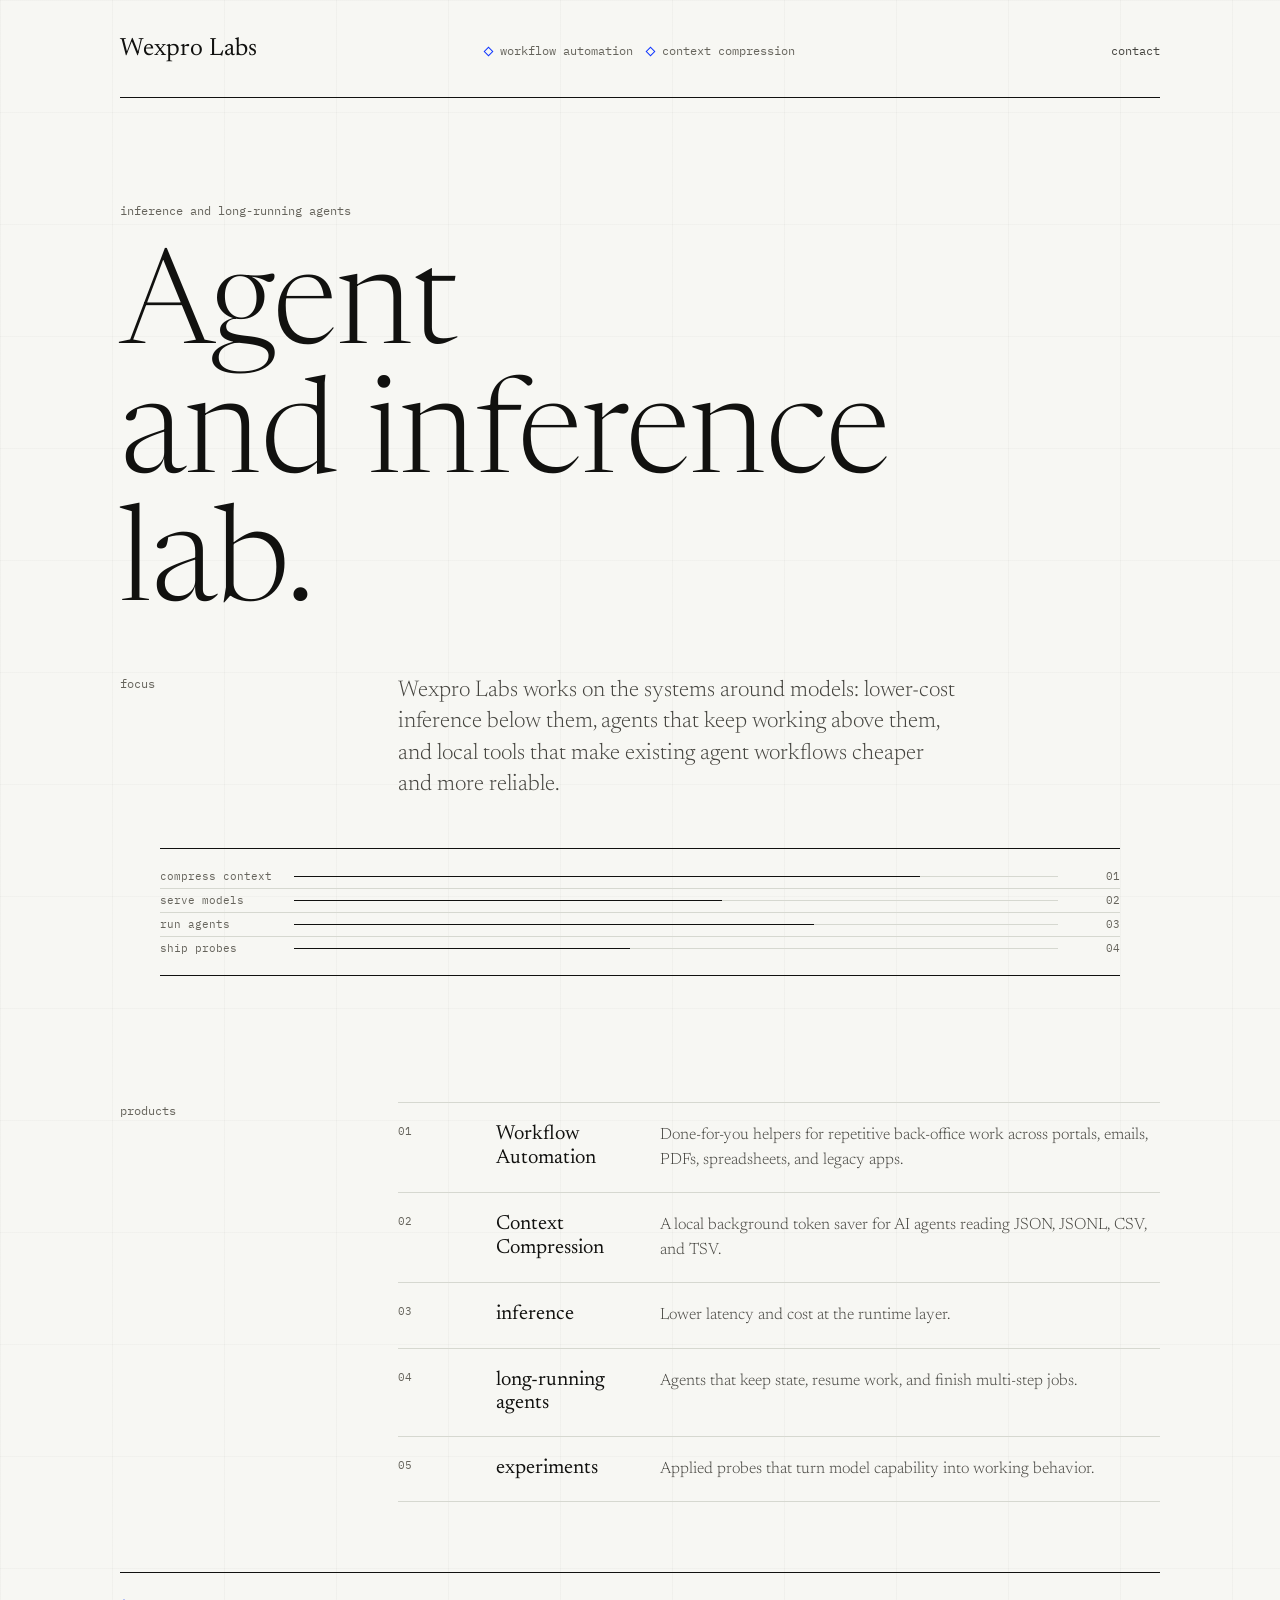
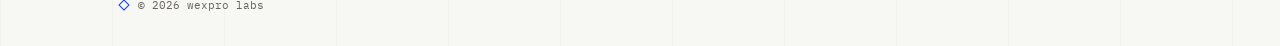
<file: public/index.html>
<!DOCTYPE html>
<html lang="en">
<head>
  <meta charset="UTF-8">
  <meta name="viewport" content="width=device-width, initial-scale=1.0">
  <title>Wexpro Labs</title>
  <meta name="description" content="Wexpro Labs builds workflow automation, inference systems, long-running agent infrastructure, and local tools that make existing AI agents cheaper and more reliable.">
  <meta name="robots" content="index,follow,max-image-preview:large,max-snippet:-1,max-video-preview:-1">
  <meta name="author" content="Wexpro Labs">
  <meta name="google-site-verification" content="Uob69DJM8FqdsXVTIeKLU0bPm6qDS52qliuOLEloujM">
  <link rel="canonical" href="https://wexprolabs.com/">
  <meta name="theme-color" content="#f7f7f3">
  <link rel="icon" href="/favicon.svg" type="image/svg+xml">
  <meta property="og:type" content="website">
  <meta property="og:locale" content="en_US">
  <meta property="og:site_name" content="Wexpro Labs">
  <meta property="og:title" content="Wexpro Labs | Agent and inference systems">
  <meta property="og:description" content="Workflow automation, inference systems, and local tools that make existing AI agents cheaper and more reliable.">
  <meta property="og:url" content="https://wexprolabs.com/">
  <meta property="og:image" content="https://wexprolabs.com/og-wexpro-labs.svg">
  <meta property="og:image:width" content="1200">
  <meta property="og:image:height" content="630">
  <meta property="og:image:type" content="image/svg+xml">
  <meta property="og:image:alt" content="Wexpro Labs builds workflow automation, inference systems, and applied agent tools">
  <meta name="twitter:card" content="summary_large_image">
  <meta name="twitter:title" content="Wexpro Labs | Agent and inference systems">
  <meta name="twitter:description" content="Workflow automation, inference systems, and local tools that make existing AI agents cheaper and more reliable.">
  <meta name="twitter:image" content="https://wexprolabs.com/og-wexpro-labs.svg">
  <meta name="twitter:image:alt" content="Wexpro Labs builds workflow automation, inference systems, and applied agent tools">
  <script type="application/ld+json">
  {
    "@context": "https://schema.org",
    "@graph": [
      {
        "@type": "WebSite",
        "@id": "https://wexprolabs.com/#website",
        "url": "https://wexprolabs.com/",
        "name": "Wexpro Labs",
        "description": "Agent and inference systems for reliable work across software.",
        "inLanguage": "en-US",
        "publisher": {"@id": "https://wexprolabs.com/#organization"}
      },
      {
        "@type": "Organization",
        "@id": "https://wexprolabs.com/#organization",
        "name": "Wexpro Labs",
        "url": "https://wexprolabs.com/",
        "logo": "https://wexprolabs.com/favicon.svg"
      },
      {
        "@type": "WebPage",
        "@id": "https://wexprolabs.com/#webpage",
        "url": "https://wexprolabs.com/",
        "name": "Wexpro Labs",
        "description": "Wexpro Labs builds workflow automation, inference systems, long-running agent infrastructure, and local tools that make existing AI agents cheaper and more reliable.",
        "isPartOf": {"@id": "https://wexprolabs.com/#website"},
        "about": {"@id": "https://wexprolabs.com/#organization"},
        "inLanguage": "en-US"
      }
    ]
  }
  </script>
  <link rel="preconnect" href="https://fonts.googleapis.com">
  <link rel="preconnect" href="https://fonts.gstatic.com" crossorigin>
  <link href="https://fonts.googleapis.com/css2?family=IBM+Plex+Mono:wght@400;500&amp;family=Newsreader:opsz,wght@6..72,300;6..72,400;6..72,500&amp;display=swap" rel="stylesheet">
  <style>
    *, *::before, *::after {
      box-sizing: border-box;
    }

    :root {
      color-scheme: light;
      --paper: #f7f7f3;
      --ink: #11110f;
      --soft: #45443f;
      --muted: #66645c;
      --line: #d6d8d0;
      --strong-line: #11110f;
      --signal: #1238ff;
      --serif: "Newsreader", Georgia, serif;
      --mono: "IBM Plex Mono", "Courier New", monospace;
    }

    html {
      min-height: 100%;
      background: var(--paper);
      color: var(--ink);
      font-size: 16px;
      text-rendering: optimizeLegibility;
      -webkit-font-smoothing: antialiased;
    }

    body {
      min-height: 100vh;
      margin: 0;
      background:
        linear-gradient(90deg, rgba(17, 17, 15, 0.028) 1px, transparent 1px),
        linear-gradient(180deg, rgba(17, 17, 15, 0.024) 1px, transparent 1px),
        var(--paper);
      background-size: 112px 112px;
      font-family: var(--serif);
    }

    a {
      color: inherit;
      text-decoration-thickness: 1px;
      text-underline-offset: 0.24em;
    }

    a:focus-visible {
      outline: 1px solid var(--ink);
      outline-offset: 4px;
    }

    .page {
      width: min(100% - 48px, 1040px);
      min-height: 100vh;
      margin: 0 auto;
      padding: 28px 0 32px;
      display: flex;
      flex-direction: column;
    }

    .nav {
      display: grid;
      grid-template-columns: 1fr auto 1fr;
      align-items: baseline;
      gap: 24px;
      padding-bottom: 24px;
      border-bottom: 1px solid var(--strong-line);
    }

    .brand {
      display: inline-flex;
      align-items: center;
      justify-self: start;
      min-height: 44px;
      font-family: var(--serif);
      font-size: 1.56rem;
      font-weight: 400;
      line-height: 1;
      letter-spacing: 0;
      text-decoration: none;
    }

    .nav-center,
    .contact,
    .eyebrow,
    .section-label,
    .area-index,
    .sequence-label,
    .footer {
      font-family: var(--mono);
      letter-spacing: 0;
      text-transform: lowercase;
    }

    .nav-center {
      display: inline-flex;
      align-items: center;
      gap: 14px;
      min-height: 44px;
      color: var(--muted);
      font-size: 0.72rem;
      line-height: 1.5;
    }

    .nav-center a {
      display: inline-flex;
      align-items: center;
      gap: 8px;
      min-height: 44px;
      text-decoration: none;
    }

    .nav-center a::before {
      content: "";
      width: 7px;
      height: 7px;
      border: 1px solid var(--signal);
      transform: rotate(45deg);
    }

    .nav-center a:hover {
      color: var(--signal);
    }

    .contact {
      display: inline-flex;
      align-items: center;
      justify-self: end;
      min-height: 44px;
      color: var(--soft);
      font-size: 0.72rem;
      line-height: 1.5;
      text-decoration: none;
    }

    .contact:hover {
      color: var(--signal);
      text-decoration: underline;
    }

    main {
      flex: 1;
    }

    .hero {
      padding: 104px 0 66px;
    }

    .eyebrow {
      margin: 0 0 30px;
      color: var(--muted);
      font-size: 0.72rem;
      line-height: 1.5;
    }

    h1 {
      max-width: 940px;
      margin: 0;
      font-size: 8.2rem;
      font-weight: 300;
      line-height: 0.98;
      letter-spacing: 0;
    }

    h1 span {
      display: block;
    }

    .intro-grid {
      display: grid;
      grid-template-columns: 230px minmax(0, 560px);
      gap: 48px;
      margin-top: 40px;
    }

    .intro {
      margin: 0;
      color: var(--soft);
      font-size: 1.42rem;
      font-weight: 300;
      line-height: 1.38;
      letter-spacing: 0;
    }

    .sequence {
      margin-top: 48px;
      padding: 15px 0;
      border-top: 1px solid var(--strong-line);
      border-bottom: 1px solid var(--strong-line);
    }

    .sequence-row {
      display: grid;
      grid-template-columns: 118px minmax(0, 1fr) 46px;
      align-items: center;
      gap: 16px;
      min-height: 24px;
    }

    .sequence-row + .sequence-row {
      border-top: 1px solid var(--line);
    }

    .sequence-row:nth-child(1) {
      --run: 82%;
    }

    .sequence-row:nth-child(2) {
      --run: 56%;
    }

    .sequence-row:nth-child(3) {
      --run: 68%;
    }

    .sequence-row:nth-child(4) {
      --run: 44%;
    }

    .sequence-label {
      color: var(--muted);
      font-size: 0.68rem;
      line-height: 1.4;
    }

    .sequence-line {
      position: relative;
      height: 1px;
      background: var(--line);
      overflow: hidden;
    }

    .sequence-line::after {
      content: "";
      position: absolute;
      inset: 0 auto 0 0;
      width: var(--run);
      background: var(--ink);
    }

    .sequence-value {
      justify-self: end;
      color: var(--muted);
      font-family: var(--mono);
      font-size: 0.68rem;
      line-height: 1.4;
    }

    .areas {
      display: grid;
      grid-template-columns: 230px minmax(0, 1fr);
      gap: 48px;
      padding: 44px 0 70px;
    }

    .section-label {
      margin: 0;
      color: var(--muted);
      font-size: 0.72rem;
      line-height: 1.5;
    }

    .area-list {
      display: grid;
      gap: 0;
      margin: 0;
      padding: 0;
      list-style: none;
      border-top: 1px solid var(--line);
    }

    .area {
      display: grid;
      grid-template-columns: 74px minmax(116px, 0.28fr) minmax(0, 1fr);
      gap: 24px;
      padding: 20px 0;
      border-bottom: 1px solid var(--line);
    }

    .area-index {
      color: var(--muted);
      font-size: 0.68rem;
      line-height: 1.5;
    }

    .area-title {
      margin: 0;
      font-family: var(--serif);
      font-size: 1.28rem;
      font-weight: 400;
      line-height: 1.15;
      letter-spacing: 0;
    }

    .area-title a {
      display: inline-flex;
      align-items: center;
      min-height: 44px;
      text-decoration: none;
    }

    .area-title a:hover {
      color: var(--signal);
      text-decoration: underline;
    }

    .area-copy {
      margin: 0;
      color: var(--soft);
      font-size: 1.02rem;
      font-weight: 300;
      line-height: 1.5;
      letter-spacing: 0;
    }

    .footer {
      display: flex;
      align-items: center;
      gap: 10px;
      padding-top: 24px;
      border-top: 1px solid var(--strong-line);
      color: var(--muted);
      font-size: 0.68rem;
      line-height: 1.5;
    }

    .mark {
      width: 8px;
      height: 8px;
      border: 1px solid var(--signal);
      transform: rotate(45deg);
    }

    @media (max-width: 860px) {
      .hero {
        padding: 86px 0 62px;
      }

      h1 {
        font-size: 5.45rem;
      }

      .intro-grid,
      .areas {
        grid-template-columns: 170px minmax(0, 1fr);
        gap: 32px;
      }

      .area {
        grid-template-columns: 54px minmax(108px, 0.3fr) minmax(0, 1fr);
        gap: 18px;
      }
    }

    @media (max-width: 640px) {
      .page {
        width: min(100% - 30px, 1040px);
        padding-top: 22px;
      }

      .nav {
        grid-template-columns: 1fr auto;
        gap: 4px 18px;
        padding-bottom: 16px;
      }

      .nav-center {
        grid-column: 1 / -1;
        grid-row: 2;
      }

      .hero {
        padding: 28px 0 44px;
      }

      .eyebrow {
        margin-bottom: 18px;
      }

      h1 {
        font-size: 3.28rem;
        line-height: 1.02;
      }

      .intro-grid,
      .areas {
        grid-template-columns: 1fr;
        gap: 18px;
      }

      .intro {
        font-size: 1.2rem;
      }

      .sequence {
        margin-top: 32px;
        padding: 12px 0;
      }

      .sequence-row {
        grid-template-columns: 96px minmax(0, 1fr) 34px;
        gap: 12px;
        min-height: 22px;
      }

      .area {
        grid-template-columns: 42px minmax(0, 1fr);
        gap: 8px 16px;
      }

      .area-copy {
        grid-column: 2;
      }
    }
  </style>
</head>
<body>
  <div class="page">
    <header class="nav" aria-label="Primary">
      <a class="brand" href="./">Wexpro Labs</a>
      <nav class="nav-center" aria-label="Product links">
        <a href="workflow-automation/">Workflow Automation</a>
        <a href="context-compression/">Context Compression</a>
      </nav>
      <a class="contact" href="mailto:samin@wexprolabs.com">contact</a>
    </header>

    <main>
      <section class="hero" aria-labelledby="page-title">
        <p class="eyebrow">inference and long-running agents</p>
        <h1 id="page-title">
          <span>Agent</span>
          <span>and inference</span>
          <span>lab.</span>
        </h1>
        <div class="intro-grid">
          <p class="section-label">focus</p>
          <p class="intro">Wexpro Labs works on the systems around models: lower-cost inference below them, agents that keep working above them, and local tools that make existing agent workflows cheaper and more reliable.</p>
        </div>

        <figure class="sequence" aria-label="Lab focus sequence">
          <div class="sequence-row">
            <span class="sequence-label">compress context</span>
            <span class="sequence-line"></span>
            <span class="sequence-value">01</span>
          </div>
          <div class="sequence-row">
            <span class="sequence-label">serve models</span>
            <span class="sequence-line"></span>
            <span class="sequence-value">02</span>
          </div>
          <div class="sequence-row">
            <span class="sequence-label">run agents</span>
            <span class="sequence-line"></span>
            <span class="sequence-value">03</span>
          </div>
          <div class="sequence-row">
            <span class="sequence-label">ship probes</span>
            <span class="sequence-line"></span>
            <span class="sequence-value">04</span>
          </div>
        </figure>
      </section>

      <section class="areas" aria-labelledby="areas-title">
        <p class="section-label" id="areas-title">products</p>
        <ul class="area-list">
          <li class="area">
            <span class="area-index">01</span>
            <h2 class="area-title"><a href="workflow-automation/">Workflow Automation</a></h2>
            <p class="area-copy">Done-for-you helpers for repetitive back-office work across portals, emails, PDFs, spreadsheets, and legacy apps.</p>
          </li>
          <li class="area">
            <span class="area-index">02</span>
            <h2 class="area-title"><a href="context-compression/">Context Compression</a></h2>
            <p class="area-copy">A local background token saver for AI agents reading JSON, JSONL, CSV, and TSV.</p>
          </li>
          <li class="area">
            <span class="area-index">03</span>
            <h2 class="area-title">inference</h2>
            <p class="area-copy">Lower latency and cost at the runtime layer.</p>
          </li>
          <li class="area">
            <span class="area-index">04</span>
            <h2 class="area-title">long-running agents</h2>
            <p class="area-copy">Agents that keep state, resume work, and finish multi-step jobs.</p>
          </li>
          <li class="area">
            <span class="area-index">05</span>
            <h2 class="area-title">experiments</h2>
            <p class="area-copy">Applied probes that turn model capability into working behavior.</p>
          </li>
        </ul>
      </section>
    </main>

    <footer class="footer">
      <span class="mark" aria-hidden="true"></span>
      <span>&copy; 2026 Wexpro Labs</span>
    </footer>
  </div>
</body>
</html>
</file>
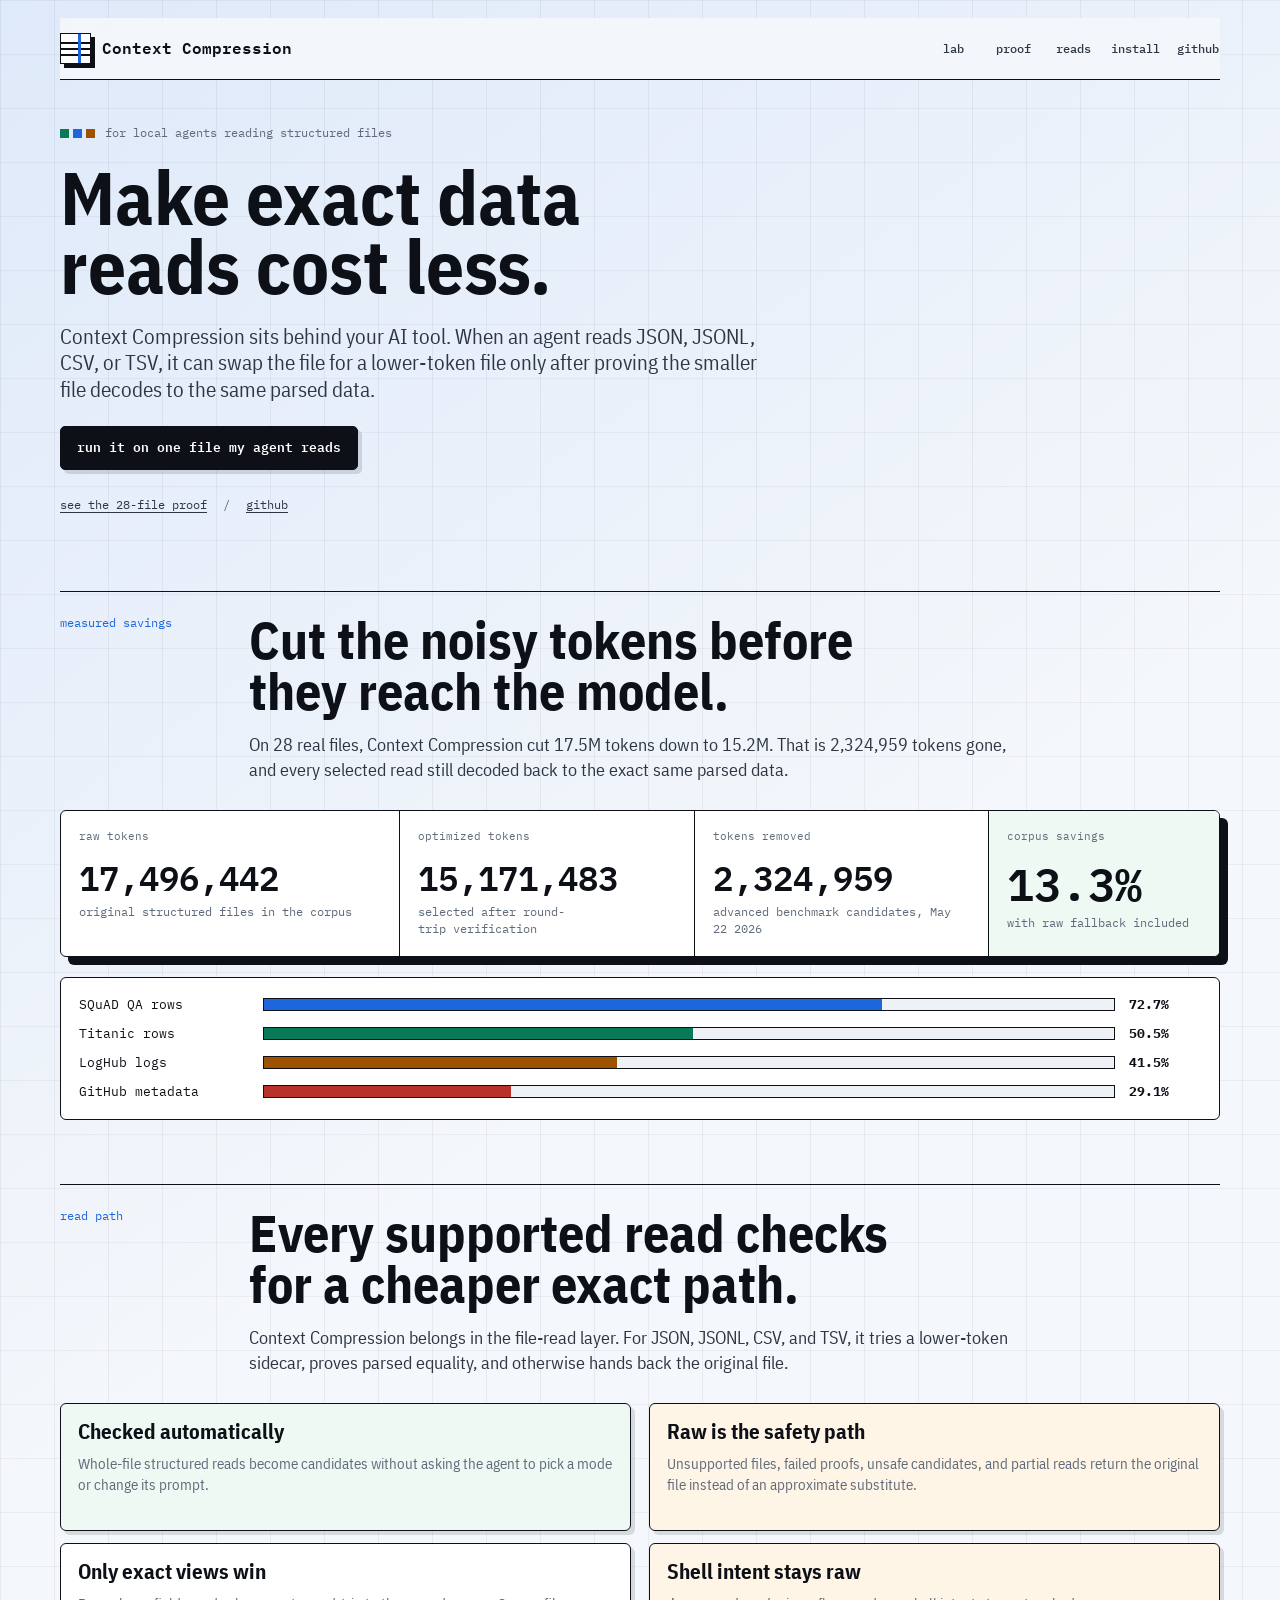
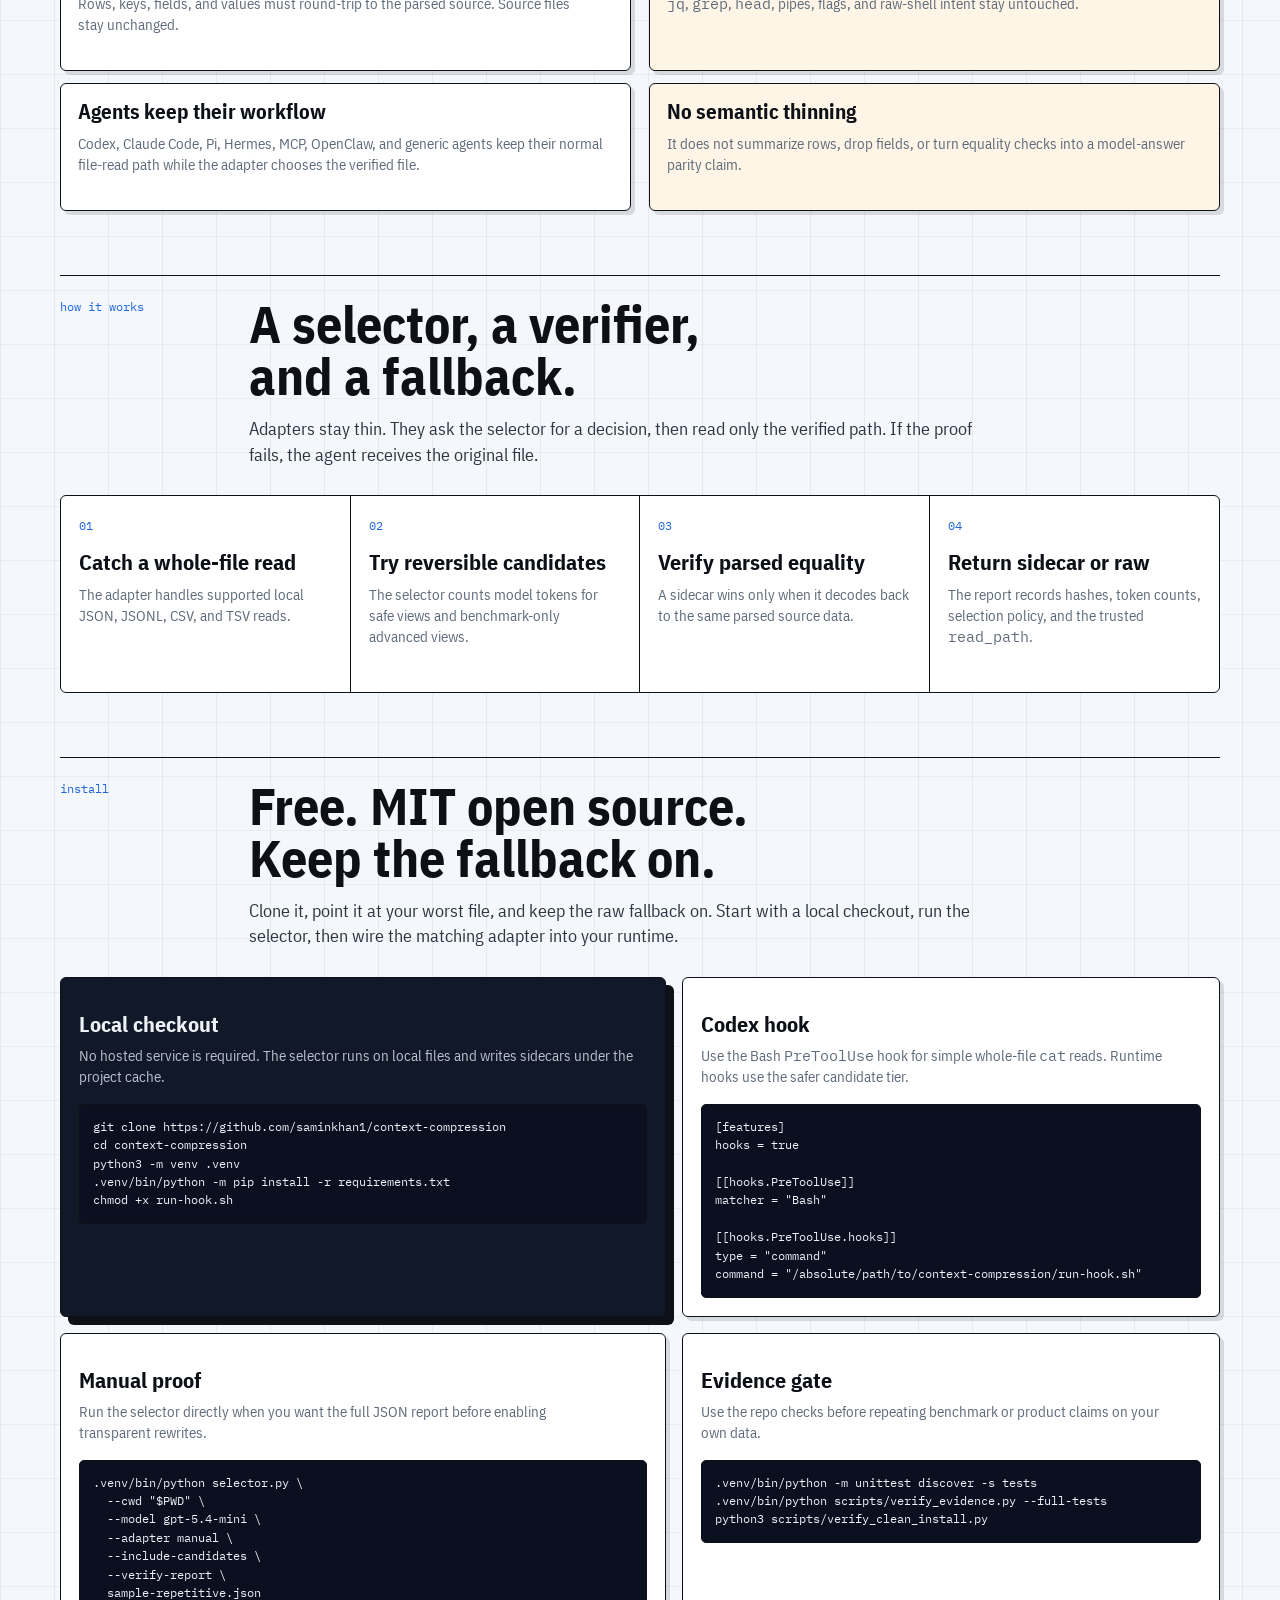
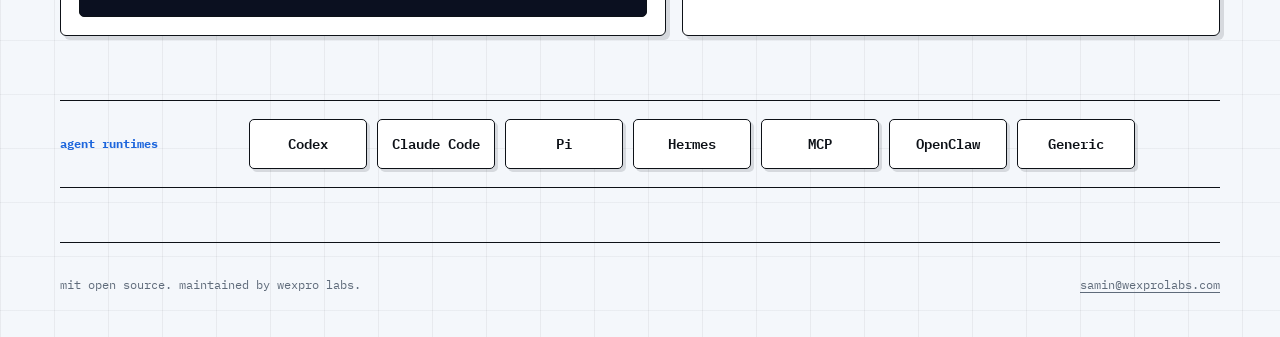
<file: public/context-compression/index.html>
<!DOCTYPE html>
<html lang="en">
<head>
  <meta charset="UTF-8">
  <meta name="viewport" content="width=device-width, initial-scale=1.0">
  <title>Context Compression | Pay 13% fewer tokens on structured file reads</title>
  <meta name="description" content="Swap bulky JSON/JSONL, CSV, and TSV reads for verified smaller sidecars. On 28 files: 17.5M tokens to 15.2M, with raw fallback.">
  <meta name="robots" content="index,follow,max-image-preview:large,max-snippet:-1,max-video-preview:-1">
  <meta name="author" content="Wexpro Labs">
  <meta name="theme-color" content="#f4f7fb">
  <meta property="og:title" content="Context Compression">
  <meta property="og:description" content="Swap bulky JSON/JSONL, CSV, and TSV reads for verified smaller sidecars. On 28 files: 17.5M tokens to 15.2M, with raw fallback.">
  <meta property="og:type" content="website">
  <meta property="og:site_name" content="Wexpro Labs">
  <meta property="og:url" content="https://wexprolabs.com/context-compression/">
  <meta property="og:image" content="/og-context-compression.svg">
  <meta property="og:image:type" content="image/svg+xml">
  <meta property="og:image:width" content="1200">
  <meta property="og:image:height" content="630">
  <meta name="twitter:card" content="summary_large_image">
  <meta name="twitter:title" content="Context Compression">
  <meta name="twitter:description" content="Swap bulky JSON/JSONL, CSV, and TSV reads for verified smaller sidecars. On 28 files: 17.5M tokens to 15.2M, with raw fallback.">
  <meta name="twitter:image" content="/og-context-compression.svg">
  <meta name="twitter:image:alt" content="Context Compression verifies smaller sidecars for structured file reads">
  <link rel="canonical" href="https://wexprolabs.com/context-compression/">
  <link rel="icon" href="../favicon.svg" type="image/svg+xml">
  <script type="application/ld+json">
  {
    "@context": "https://schema.org",
    "@graph": [
      {
        "@type": "WebPage",
        "@id": "https://wexprolabs.com/context-compression/#webpage",
        "url": "https://wexprolabs.com/context-compression/",
        "name": "Context Compression | Pay 13% fewer tokens on structured file reads",
        "description": "Swap bulky JSON/JSONL, CSV, and TSV reads for verified smaller sidecars. On 28 files: 17.5M tokens to 15.2M, with raw fallback.",
        "isPartOf": {"@id": "https://wexprolabs.com/#website"},
        "about": {"@id": "https://wexprolabs.com/context-compression/#software"},
        "inLanguage": "en-US"
      },
      {
        "@type": "SoftwareApplication",
        "@id": "https://wexprolabs.com/context-compression/#software",
        "name": "Context Compression",
        "applicationCategory": "DeveloperApplication",
        "operatingSystem": "Local development environments",
        "url": "https://wexprolabs.com/context-compression/",
        "author": {"@id": "https://wexprolabs.com/#organization"},
        "description": "A local verifier that produces smaller sidecars for structured file reads while preserving a raw fallback."
      },
      {
        "@type": "BreadcrumbList",
        "@id": "https://wexprolabs.com/context-compression/#breadcrumbs",
        "itemListElement": [
          {"@type": "ListItem", "position": 1, "name": "Wexpro Labs", "item": "https://wexprolabs.com/"},
          {"@type": "ListItem", "position": 2, "name": "Context Compression", "item": "https://wexprolabs.com/context-compression/"}
        ]
      }
    ]
  }
  </script>
  <link rel="preconnect" href="https://fonts.googleapis.com">
  <link rel="preconnect" href="https://fonts.gstatic.com" crossorigin>
  <link href="https://fonts.googleapis.com/css2?family=IBM+Plex+Mono:wght@400;500;600&amp;family=IBM+Plex+Sans+Condensed:wght@400;500;600;700&amp;display=swap" rel="stylesheet">
  <style>
    *, *::before, *::after {
      box-sizing: border-box;
    }

    :root {
      color-scheme: light;
      --paper: #f4f7fb;
      --surface: #ffffff;
      --surface-cool: #eef4ff;
      --surface-warm: #fff5e6;
      --surface-green: #edf9f2;
      --ink: #0d1117;
      --ink-soft: #2d3642;
      --muted: #5f6b7a;
      --line: #c9d2df;
      --line-strong: #0d1117;
      --blue: #1d66dc;
      --green: #087a57;
      --amber: #9d5200;
      --red: #b8322b;
      --shadow: rgba(13, 17, 23, 0.13);
      --grid-step: 54px;
      --radius: 6px;
      --radius-sm: 5px;
      --shadow-soft: 4px 4px 0 var(--shadow);
      --shadow-hard: 8px 8px 0 var(--line-strong);
      --motion-fast: 140ms ease;
      --sans: "IBM Plex Sans Condensed", "Aptos Narrow", "Arial Narrow", sans-serif;
      --mono: "IBM Plex Mono", "SFMono-Regular", Consolas, monospace;
    }

    html {
      min-height: 100%;
      background: var(--paper);
      color: var(--ink);
      font-size: 16px;
      text-rendering: optimizeLegibility;
      -webkit-font-smoothing: antialiased;
      -webkit-text-size-adjust: 100%;
      scroll-padding-top: 88px;
      scroll-behavior: smooth;
    }

    body {
      min-height: 100vh;
      min-height: 100svh;
      margin: 0;
      background:
        linear-gradient(90deg, rgba(13, 17, 23, 0.055) 1px, transparent 1px),
        linear-gradient(180deg, rgba(13, 17, 23, 0.045) 1px, transparent 1px),
        linear-gradient(145deg, rgba(31, 111, 235, 0.1), transparent 34%),
        var(--paper);
      background-size: var(--grid-step) var(--grid-step), var(--grid-step) var(--grid-step), 100% 100%;
      font-family: var(--sans);
    }

    a {
      color: inherit;
      text-decoration-thickness: 1px;
      text-underline-offset: 0.22em;
    }

    a:focus-visible {
      outline: 2px solid var(--blue);
      outline-offset: 4px;
    }

    .page {
      width: min(100% - 40px, 1160px);
      margin: 0 auto;
      padding: 18px 0 30px;
    }

    .topbar {
      position: sticky;
      top: 0;
      z-index: 20;
      display: grid;
      grid-template-columns: 1fr auto;
      gap: 24px;
      align-items: center;
      min-height: 62px;
      border-bottom: 1px solid var(--line-strong);
      background: rgba(244, 247, 251, 0.94);
      -webkit-backdrop-filter: blur(12px);
      backdrop-filter: blur(12px);
    }

    .brand {
      display: inline-flex;
      align-items: center;
      justify-self: start;
      gap: 11px;
      min-height: 44px;
      min-width: 0;
      font: 600 1.02rem/1 var(--mono);
      text-decoration: none;
    }

    .brand-mark {
      position: relative;
      flex: 0 0 31px;
      width: 31px;
      height: 31px;
      border: 1px solid var(--line-strong);
      background:
        linear-gradient(90deg, transparent 0 58%, var(--blue) 58% 68%, transparent 68%),
        linear-gradient(180deg, transparent 0 28%, var(--ink) 28% 34%, transparent 34% 49%, var(--ink) 49% 55%, transparent 55% 70%, var(--ink) 70% 76%, transparent 76%),
        var(--surface);
      box-shadow: 4px 4px 0 var(--line-strong);
    }

    .brand-text {
      overflow: hidden;
      text-overflow: ellipsis;
      white-space: nowrap;
    }

    .nav-links {
      display: flex;
      flex-wrap: wrap;
      justify-content: flex-end;
      gap: 8px 16px;
      color: var(--ink-soft);
      font: 500 0.76rem/1.4 var(--mono);
      text-transform: lowercase;
    }

    .nav-links a {
      display: inline-flex;
      align-items: center;
      justify-content: center;
      min-width: 44px;
      min-height: 44px;
      text-decoration: none;
    }

    .nav-links a:hover {
      color: var(--blue);
      text-decoration: underline;
    }

    main {
      display: grid;
      gap: 64px;
    }

    .hero {
      max-width: 850px;
      padding: 44px 0 0;
    }

    .hero-copy,
    .section-head,
    .proof-card,
    .fit-card,
    .process-step,
    .install-panel {
      min-width: 0;
    }

    .eyebrow,
    .kicker,
    .metric-label,
    .tag,
    .step-number,
    .footer {
      font-family: var(--mono);
      letter-spacing: 0;
      text-transform: lowercase;
    }

    .eyebrow {
      display: flex;
      flex-wrap: wrap;
      gap: 10px;
      align-items: center;
      margin: 0 0 20px;
      color: var(--muted);
      font-size: 0.76rem;
      line-height: 1.55;
    }

    .status-dots {
      flex: 0 0 auto;
      width: 35px;
      height: 9px;
      background: linear-gradient(90deg, var(--green) 0 9px, transparent 9px 13px, var(--blue) 13px 22px, transparent 22px 26px, var(--amber) 26px 35px);
    }

    h1 {
      max-width: 760px;
      margin: 0;
      font-size: 4.7rem;
      font-weight: 700;
      line-height: 0.92;
      letter-spacing: 0;
    }

    .lead {
      max-width: 720px;
      margin: 22px 0 0;
      color: var(--ink-soft);
      font-size: 1.32rem;
      font-weight: 400;
      line-height: 1.24;
      letter-spacing: 0;
    }

    .hero-actions {
      display: flex;
      flex-wrap: wrap;
      gap: 12px;
      margin-top: 24px;
    }

    .button {
      display: inline-flex;
      align-items: center;
      justify-content: center;
      min-height: 44px;
      padding: 0 16px;
      border: 1px solid var(--line-strong);
      border-radius: var(--radius-sm);
      background: var(--ink);
      color: var(--surface);
      box-shadow: var(--shadow-soft);
      font: 600 0.84rem/1.1 var(--mono);
      text-align: center;
      text-decoration: none;
      text-transform: lowercase;
      transition: transform var(--motion-fast), box-shadow var(--motion-fast), color var(--motion-fast);
    }

    .button.secondary {
      background: var(--surface);
      color: var(--ink);
    }

    .button.ghost {
      background: transparent;
      color: var(--ink);
      box-shadow: none;
    }

    .hero-links {
      display: flex;
      flex-wrap: wrap;
      gap: 10px 16px;
      align-items: center;
      margin-top: 13px;
      color: var(--muted);
      font: 0.73rem/1.5 var(--mono);
      text-transform: lowercase;
    }

    .hero-links a {
      display: inline-flex;
      align-items: center;
      min-width: 44px;
      min-height: 44px;
      color: var(--ink-soft);
    }

    .tag {
      display: inline-flex;
      align-items: center;
      min-height: 29px;
      border: 1px solid var(--line-strong);
      border-radius: 999px;
      background: var(--surface);
      padding: 0 10px;
      color: var(--ink-soft);
      font: 0.69rem/1 var(--mono);
      text-align: center;
      text-transform: lowercase;
    }

    .section {
      scroll-margin-top: 88px;
    }

    .section-head {
      display: grid;
      grid-template-columns: 155px minmax(0, 780px);
      gap: 34px;
      align-items: start;
      margin-bottom: 28px;
      border-top: 1px solid var(--line-strong);
      padding-top: 22px;
    }

    .kicker {
      margin: 0;
      color: var(--blue);
      font-size: 0.75rem;
      line-height: 1.5;
    }

    h2 {
      margin: 0;
      font-size: 3.25rem;
      font-weight: 700;
      line-height: 0.99;
      letter-spacing: 0;
    }

    .section-copy {
      max-width: 760px;
      margin: 15px 0 0;
      color: var(--ink-soft);
      font-size: 1.15rem;
      line-height: 1.38;
    }

    .proof-grid {
      display: grid;
      grid-template-columns: 1.15fr 1fr 1fr 0.78fr;
      border: 1px solid var(--line-strong);
      border-radius: var(--radius);
      background: var(--surface);
      box-shadow: var(--shadow-hard);
      overflow: hidden;
    }

    .proof-card {
      min-height: 136px;
      padding: 18px;
      border-right: 1px solid var(--line-strong);
    }

    .proof-card:last-child {
      border-right: 0;
      background: var(--surface-green);
    }

    .metric-label {
      display: block;
      color: var(--muted);
      font-size: 0.69rem;
      line-height: 1.4;
    }

    .metric-value {
      display: block;
      margin-top: 17px;
      font: 600 2.1rem/0.96 var(--mono);
      font-variant-numeric: tabular-nums;
    }

    .metric-value.large {
      font-size: 2.8rem;
    }

    .metric-note {
      margin: 10px 0 0;
      color: var(--muted);
      font: 0.72rem/1.45 var(--mono);
    }

    .slice-list {
      display: grid;
      gap: 12px;
      margin-top: 20px;
      padding: 18px;
      border: 1px solid var(--line-strong);
      border-radius: var(--radius);
      background: var(--surface);
    }

    .slice-row {
      display: grid;
      grid-template-columns: 170px minmax(0, 1fr) 72px;
      gap: 14px;
      align-items: center;
      font: 0.8rem/1.35 var(--mono);
    }

    .bar-track {
      height: 13px;
      border: 1px solid var(--line-strong);
      background: #eef2f7;
    }

    .bar-fill {
      display: block;
      width: var(--bar);
      height: 100%;
      background: var(--blue);
    }

    .slice-row:nth-child(2) .bar-fill {
      background: var(--green);
    }

    .slice-row:nth-child(3) .bar-fill {
      background: var(--amber);
    }

    .slice-row:nth-child(4) .bar-fill {
      background: var(--red);
    }

    .fit-layout {
      display: grid;
      grid-template-columns: minmax(0, 1fr) minmax(0, 1fr);
      gap: 18px;
    }

    .fit-column {
      display: grid;
      gap: 12px;
      align-content: start;
    }

    .fit-card {
      min-height: 128px;
      border: 1px solid var(--line-strong);
      border-radius: var(--radius);
      background: var(--surface);
      padding: 17px;
      box-shadow: var(--shadow-soft);
    }

    .fit-column:first-child .fit-card:first-child {
      background: var(--surface-green);
    }

    .fit-column:last-child .fit-card {
      background: var(--surface-warm);
    }

    .fit-card h3 {
      margin: 0;
      font-size: 1.3rem;
      line-height: 1.08;
      letter-spacing: 0;
    }

    .fit-card p,
    .process-step p,
    .install-panel p {
      margin: 9px 0 0;
      color: var(--muted);
      font-size: 0.94rem;
      line-height: 1.42;
    }

    .process-grid {
      display: grid;
      grid-template-columns: repeat(4, minmax(0, 1fr));
      border: 1px solid var(--line-strong);
      border-radius: var(--radius);
      background: var(--surface);
      overflow: hidden;
    }

    .process-step {
      min-height: 196px;
      padding: 18px;
      border-right: 1px solid var(--line-strong);
    }

    .process-step:last-child {
      border-right: 0;
    }

    .step-number {
      color: var(--blue);
      font-size: 0.73rem;
      line-height: 1.4;
      font-variant-numeric: tabular-nums;
    }

    .process-step h3,
    .install-panel h3 {
      margin: 17px 0 0;
      font-size: 1.35rem;
      font-weight: 700;
      line-height: 1.08;
      letter-spacing: 0;
    }

    .install-grid {
      display: grid;
      grid-template-columns: minmax(0, 1.06fr) minmax(0, 0.94fr);
      gap: 16px;
    }

    .install-panel {
      border: 1px solid var(--line-strong);
      border-radius: var(--radius);
      background: var(--surface);
      padding: 18px;
      box-shadow: var(--shadow-soft);
    }

    .install-panel.primary {
      background: #111827;
      color: #edf2f7;
      box-shadow: var(--shadow-hard);
    }

    .install-panel.primary p {
      color: #b7c2d0;
    }

    pre {
      margin: 16px 0 0;
      overflow-x: auto;
      border: 1px solid var(--line-strong);
      border-radius: var(--radius-sm);
      background: #0b1020;
      color: #edf2f7;
      padding: 13px;
      font: 0.72rem/1.6 var(--mono);
      white-space: pre-wrap;
      overflow-wrap: anywhere;
    }

    code {
      font-family: var(--mono);
    }

    .runtime-strip {
      display: grid;
      grid-template-columns: 155px minmax(0, 1fr);
      gap: 34px;
      align-items: center;
      border-top: 1px solid var(--line-strong);
      border-bottom: 1px solid var(--line-strong);
      padding: 18px 0;
    }

    .runtime-links {
      display: flex;
      flex-wrap: wrap;
      gap: 10px;
    }

    .runtime-link {
      display: inline-flex;
      align-items: center;
      justify-content: center;
      min-width: 118px;
      min-height: 50px;
      border: 1px solid var(--line-strong);
      border-radius: var(--radius-sm);
      background: var(--surface);
      padding: 0 14px;
      box-shadow: 3px 3px 0 var(--shadow);
      font: 600 0.9rem/1 var(--mono);
      text-align: center;
      text-decoration: none;
      transition: transform var(--motion-fast), box-shadow var(--motion-fast), color var(--motion-fast);
    }

    :where(h1, h2, .fit-card h3, .process-step h3, .install-panel h3) {
      text-wrap: balance;
    }

    :where(.lead, .section-copy, .fit-card p, .process-step p, .install-panel p, .metric-note) {
      text-wrap: pretty;
    }

    @media (hover: hover) {
      .button:hover {
        transform: translate(-1px, -1px);
        box-shadow: 6px 6px 0 var(--shadow);
      }

      .runtime-link:hover {
        transform: translate(-1px, -1px);
        box-shadow: 5px 5px 0 var(--shadow);
        color: var(--blue);
      }
    }

    @media (prefers-reduced-motion: reduce) {
      html {
        scroll-behavior: auto;
      }

      *,
      *::before,
      *::after {
        animation-duration: 1ms !important;
        animation-iteration-count: 1 !important;
        scroll-behavior: auto !important;
        transition-duration: 1ms !important;
      }
    }

    .footer {
      display: flex;
      flex-wrap: wrap;
      justify-content: space-between;
      align-items: center;
      gap: 12px;
      margin-top: 54px;
      border-top: 1px solid var(--line-strong);
      padding-top: 20px;
      color: var(--muted);
      font-size: 0.72rem;
      line-height: 1.5;
    }

    .footer a {
      display: inline-flex;
      align-items: center;
      min-height: 44px;
    }

    @media (max-width: 1020px) {
      .install-grid {
        grid-template-columns: 1fr;
      }

      h1 {
        font-size: 4.2rem;
      }

      .proof-grid,
      .process-grid {
        grid-template-columns: repeat(2, minmax(0, 1fr));
      }

      .proof-card:nth-child(2),
      .process-step:nth-child(2) {
        border-right: 0;
      }

      .proof-card:nth-child(1),
      .proof-card:nth-child(2),
      .process-step:nth-child(1),
      .process-step:nth-child(2) {
        border-bottom: 1px solid var(--line-strong);
      }
    }

    @media (max-width: 720px) {
      .page {
        width: min(100% - 28px, 1160px);
        padding-top: 12px;
      }

      .topbar {
        position: static;
        grid-template-columns: 1fr;
        row-gap: 10px;
        min-height: 0;
        padding-bottom: 14px;
      }

      .nav-links {
        justify-content: flex-start;
      }

      main {
        gap: 52px;
      }

      .hero {
        padding-top: 26px;
      }

      h1 {
        font-size: 2.8rem;
        line-height: 0.96;
      }

      .lead {
        font-size: 1.16rem;
      }

      h2 {
        font-size: 2.28rem;
      }

      .section-head,
      .fit-layout,
      .runtime-strip,
      .install-grid {
        grid-template-columns: 1fr;
      }

      .section-head,
      .runtime-strip {
        gap: 14px;
      }

      .proof-grid,
      .process-grid {
        grid-template-columns: 1fr;
      }

      .proof-card,
      .proof-card:nth-child(2),
      .process-step,
      .process-step:nth-child(2) {
        border-right: 0;
        border-bottom: 1px solid var(--line-strong);
      }

      .proof-card:last-child,
      .process-step:last-child {
        border-bottom: 0;
      }

      .slice-row {
        grid-template-columns: 1fr;
        gap: 6px;
      }

      .runtime-link {
        min-width: min(100%, 150px);
      }
    }
  </style>
</head>
<body>
  <div class="page">
    <header class="topbar" aria-label="Primary">
      <a class="brand" href="./" aria-label="Context Compression home">
        <span class="brand-mark" aria-hidden="true"></span>
        <span class="brand-text">Context Compression</span>
      </a>
      <nav class="nav-links" aria-label="Project links">
        <a href="/">Lab</a>
        <a href="#proof">Proof</a>
        <a href="#fit">Reads</a>
        <a href="#install">Install</a>
        <a href="https://github.com/saminkhan1/context-compression">GitHub</a>
      </nav>
    </header>

    <main>
      <section class="hero" aria-labelledby="page-title">
        <div class="hero-copy">
          <p class="eyebrow"><span class="status-dots" aria-hidden="true"></span> for local agents reading structured files</p>
          <h1 id="page-title">Make exact data reads cost less.</h1>
          <p class="lead">Context Compression sits behind your AI tool. When an agent reads JSON, JSONL, CSV, or TSV, it can swap the file for a lower-token file only after proving the smaller file decodes to the same parsed data.</p>
          <div class="hero-actions" role="group" aria-label="Primary actions">
            <a class="button" href="#install">Run it on one file my agent reads</a>
          </div>
          <div class="hero-links" role="group" aria-label="Secondary links">
            <a href="#proof">See the 28-file proof</a>
            <span aria-hidden="true">/</span>
            <a href="https://github.com/saminkhan1/context-compression">GitHub</a>
          </div>
        </div>

      </section>

      <section class="section" id="proof" aria-labelledby="proof-title">
        <div class="section-head">
          <p class="kicker">measured savings</p>
          <div>
            <h2 id="proof-title">Cut the noisy tokens before they reach the model.</h2>
            <p class="section-copy">On 28 real files, Context Compression cut 17.5M tokens down to 15.2M. That is 2,324,959 tokens gone, and every selected read still decoded back to the exact same parsed data.</p>
          </div>
        </div>
        <div class="proof-grid" role="group" aria-label="Benchmark summary">
          <div class="proof-card">
            <span class="metric-label">raw tokens</span>
            <span class="metric-value">17,496,442</span>
            <p class="metric-note">original structured files in the corpus</p>
          </div>
          <div class="proof-card">
            <span class="metric-label">optimized tokens</span>
            <span class="metric-value">15,171,483</span>
            <p class="metric-note">selected after round-trip verification</p>
          </div>
          <div class="proof-card">
            <span class="metric-label">tokens removed</span>
            <span class="metric-value">2,324,959</span>
            <p class="metric-note">advanced benchmark candidates, May 22 2026</p>
          </div>
          <div class="proof-card">
            <span class="metric-label">corpus savings</span>
            <span class="metric-value large">13.3%</span>
            <p class="metric-note">with raw fallback included</p>
          </div>
        </div>
        <div class="slice-list" role="group" aria-label="Largest source-family savings">
          <div class="slice-row">
            <span>SQuAD QA rows</span>
            <span class="bar-track"><span class="bar-fill" style="--bar: 72.7%;"></span></span>
            <strong>72.7%</strong>
          </div>
          <div class="slice-row">
            <span>Titanic rows</span>
            <span class="bar-track"><span class="bar-fill" style="--bar: 50.5%;"></span></span>
            <strong>50.5%</strong>
          </div>
          <div class="slice-row">
            <span>LogHub logs</span>
            <span class="bar-track"><span class="bar-fill" style="--bar: 41.5%;"></span></span>
            <strong>41.5%</strong>
          </div>
          <div class="slice-row">
            <span>GitHub metadata</span>
            <span class="bar-track"><span class="bar-fill" style="--bar: 29.1%;"></span></span>
            <strong>29.1%</strong>
          </div>
        </div>
      </section>

      <section class="section" id="fit" aria-labelledby="fit-title">
        <div class="section-head">
          <p class="kicker">read path</p>
          <div>
            <h2 id="fit-title">Every supported read checks for a cheaper exact path.</h2>
            <p class="section-copy">Context Compression belongs in the file-read layer. For JSON, JSONL, CSV, and TSV, it tries a lower-token sidecar, proves parsed equality, and otherwise hands back the original file.</p>
          </div>
        </div>
        <div class="fit-layout">
          <div class="fit-column" role="group" aria-label="Read behavior">
            <article class="fit-card">
              <h3>Checked automatically</h3>
              <p>Whole-file structured reads become candidates without asking the agent to pick a mode or change its prompt.</p>
            </article>
            <article class="fit-card">
              <h3>Only exact views win</h3>
              <p>Rows, keys, fields, and values must round-trip to the parsed source. Source files stay unchanged.</p>
            </article>
            <article class="fit-card">
              <h3>Agents keep their workflow</h3>
              <p>Codex, Claude Code, Pi, Hermes, MCP, OpenClaw, and generic agents keep their normal file-read path while the adapter chooses the verified file.</p>
            </article>
          </div>
          <div class="fit-column" role="group" aria-label="Read guardrails">
            <article class="fit-card">
              <h3>Raw is the safety path</h3>
              <p>Unsupported files, failed proofs, unsafe candidates, and partial reads return the original file instead of an approximate substitute.</p>
            </article>
            <article class="fit-card">
              <h3>Shell intent stays raw</h3>
              <p><code>jq</code>, <code>grep</code>, <code>head</code>, pipes, flags, and raw-shell intent stay untouched.</p>
            </article>
            <article class="fit-card">
              <h3>No semantic thinning</h3>
              <p>It does not summarize rows, drop fields, or turn equality checks into a model-answer parity claim.</p>
            </article>
          </div>
        </div>
      </section>

      <section class="section" aria-labelledby="how-title">
        <div class="section-head">
          <p class="kicker">how it works</p>
          <div>
            <h2 id="how-title">A selector, a verifier, and a fallback.</h2>
            <p class="section-copy">Adapters stay thin. They ask the selector for a decision, then read only the verified path. If the proof fails, the agent receives the original file.</p>
          </div>
        </div>
        <div class="process-grid" role="group" aria-label="Selector flow">
          <article class="process-step">
            <span class="step-number">01</span>
            <h3>Catch a whole-file read</h3>
            <p>The adapter handles supported local JSON, JSONL, CSV, and TSV reads.</p>
          </article>
          <article class="process-step">
            <span class="step-number">02</span>
            <h3>Try reversible candidates</h3>
            <p>The selector counts model tokens for safe views and benchmark-only advanced views.</p>
          </article>
          <article class="process-step">
            <span class="step-number">03</span>
            <h3>Verify parsed equality</h3>
            <p>A sidecar wins only when it decodes back to the same parsed source data.</p>
          </article>
          <article class="process-step">
            <span class="step-number">04</span>
            <h3>Return sidecar or raw</h3>
            <p>The report records hashes, token counts, selection policy, and the trusted <code>read_path</code>.</p>
          </article>
        </div>
      </section>

      <section class="section" id="install" aria-labelledby="install-title">
        <div class="section-head">
          <p class="kicker">install</p>
          <div>
            <h2 id="install-title">Free. MIT open source. Keep the fallback on.</h2>
            <p class="section-copy">Clone it, point it at your worst file, and keep the raw fallback on. Start with a local checkout, run the selector, then wire the matching adapter into your runtime.</p>
          </div>
        </div>
        <div class="install-grid">
          <article class="install-panel primary">
            <h3>Local checkout</h3>
            <p>No hosted service is required. The selector runs on local files and writes sidecars under the project cache.</p>
            <pre><code>git clone https://github.com/saminkhan1/context-compression
cd context-compression
python3 -m venv .venv
.venv/bin/python -m pip install -r requirements.txt
chmod +x run-hook.sh</code></pre>
          </article>
          <article class="install-panel">
            <h3>Codex hook</h3>
            <p>Use the Bash <code>PreToolUse</code> hook for simple whole-file <code>cat</code> reads. Runtime hooks use the safer candidate tier.</p>
            <pre><code>[features]
hooks = true

[[hooks.PreToolUse]]
matcher = "Bash"

[[hooks.PreToolUse.hooks]]
type = "command"
command = "/absolute/path/to/context-compression/run-hook.sh"</code></pre>
          </article>
          <article class="install-panel">
            <h3>Manual proof</h3>
            <p>Run the selector directly when you want the full JSON report before enabling transparent rewrites.</p>
            <pre><code>.venv/bin/python selector.py \
  --cwd "$PWD" \
  --model gpt-5.4-mini \
  --adapter manual \
  --include-candidates \
  --verify-report \
  sample-repetitive.json</code></pre>
          </article>
          <article class="install-panel">
            <h3>Evidence gate</h3>
            <p>Use the repo checks before repeating benchmark or product claims on your own data.</p>
            <pre><code>.venv/bin/python -m unittest discover -s tests
.venv/bin/python scripts/verify_evidence.py --full-tests
python3 scripts/verify_clean_install.py</code></pre>
          </article>
        </div>
      </section>

      <section class="section" aria-labelledby="runtime-title">
        <div class="runtime-strip">
          <h2 class="kicker" id="runtime-title">agent runtimes</h2>
          <div class="runtime-links" role="group" aria-label="Compatible agent runtimes">
            <a class="runtime-link" href="https://github.com/saminkhan1/context-compression#codex-hook">Codex</a>
            <a class="runtime-link" href="https://github.com/saminkhan1/context-compression/tree/main/adapters/claude-code">Claude Code</a>
            <a class="runtime-link" href="https://github.com/saminkhan1/context-compression/tree/main/adapters/pi">Pi</a>
            <a class="runtime-link" href="https://github.com/saminkhan1/context-compression/tree/main/adapters/hermes-plugin">Hermes</a>
            <a class="runtime-link" href="https://github.com/saminkhan1/context-compression/tree/main/adapters/mcp">MCP</a>
            <a class="runtime-link" href="https://github.com/saminkhan1/context-compression/tree/main/adapters/openclaw">OpenClaw</a>
            <a class="runtime-link" href="https://github.com/saminkhan1/context-compression/blob/main/adapters/generic/context-selector-tool.md">Generic</a>
          </div>
        </div>
      </section>

    </main>

    <footer class="footer">
      <span>MIT open source. Maintained by Wexpro Labs.</span>
      <span><a href="mailto:samin@wexprolabs.com">samin@wexprolabs.com</a></span>
    </footer>
  </div>
</body>
</html>
</file>
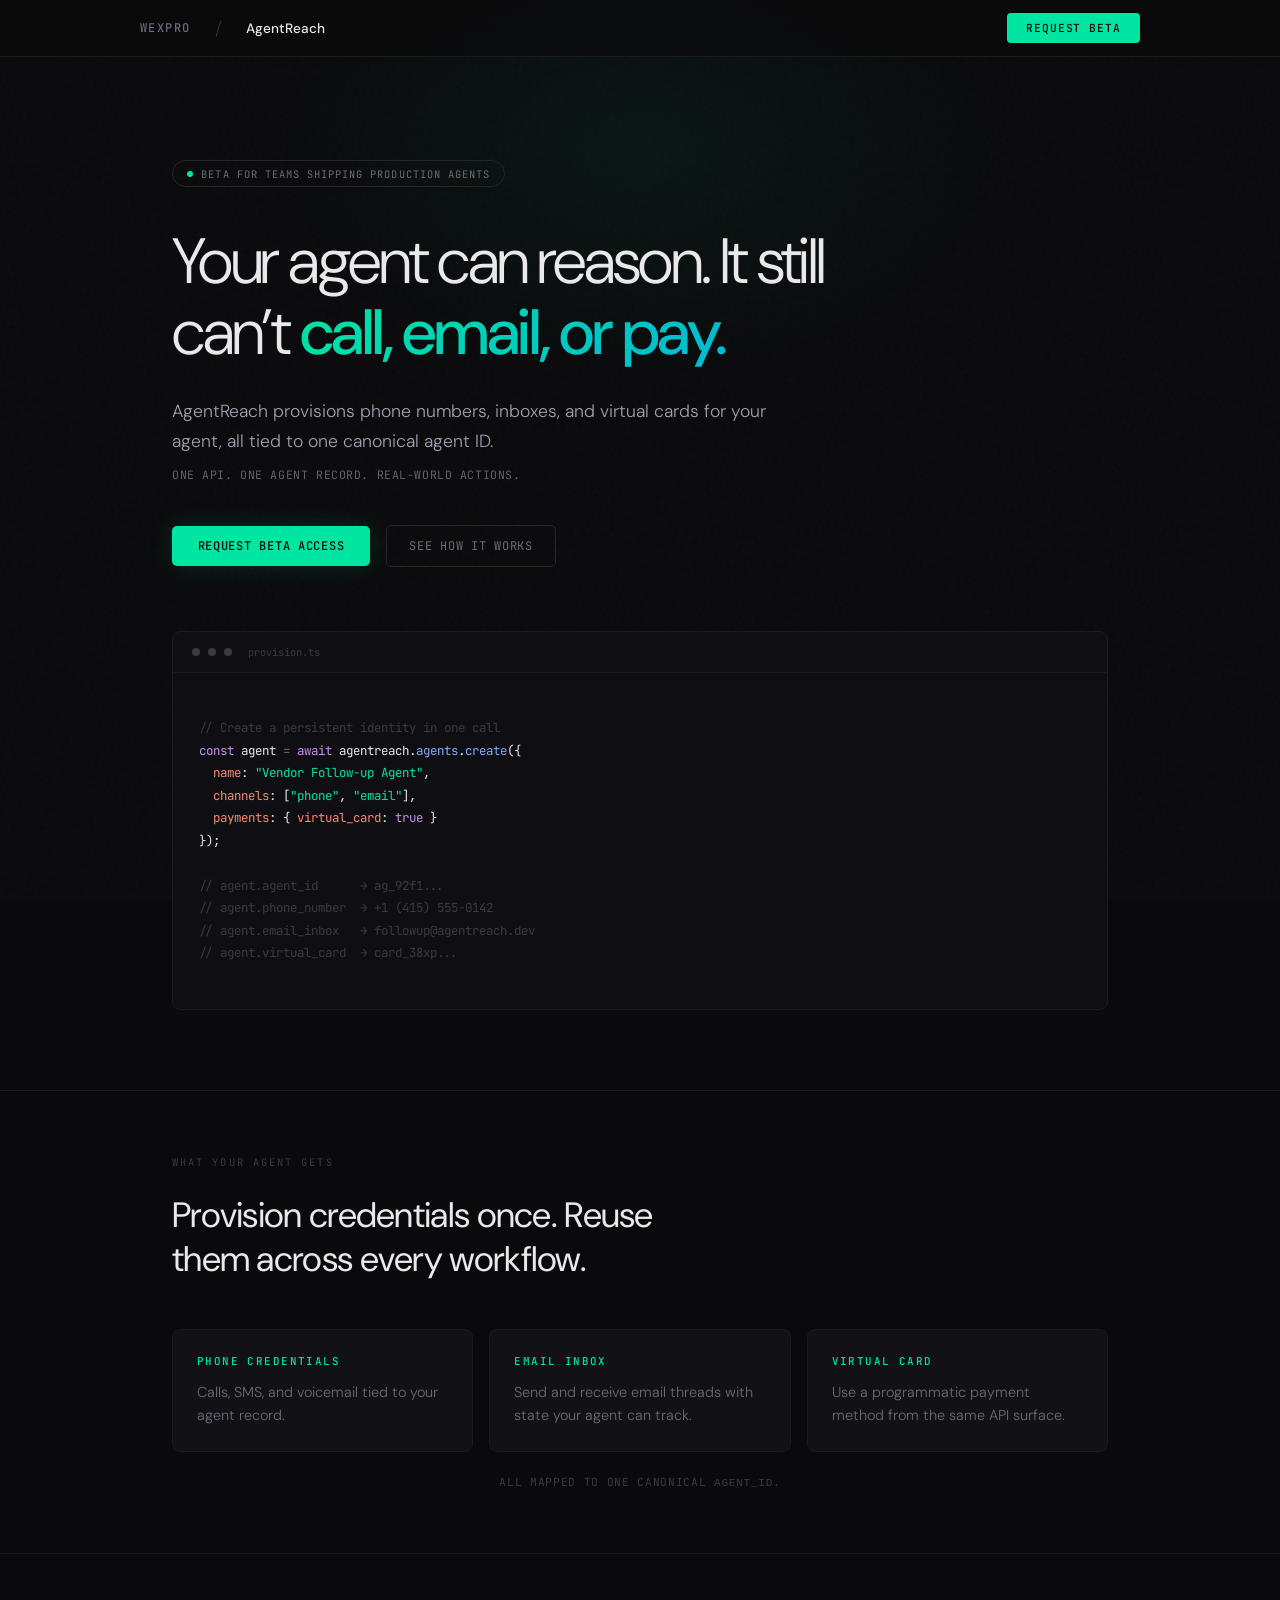
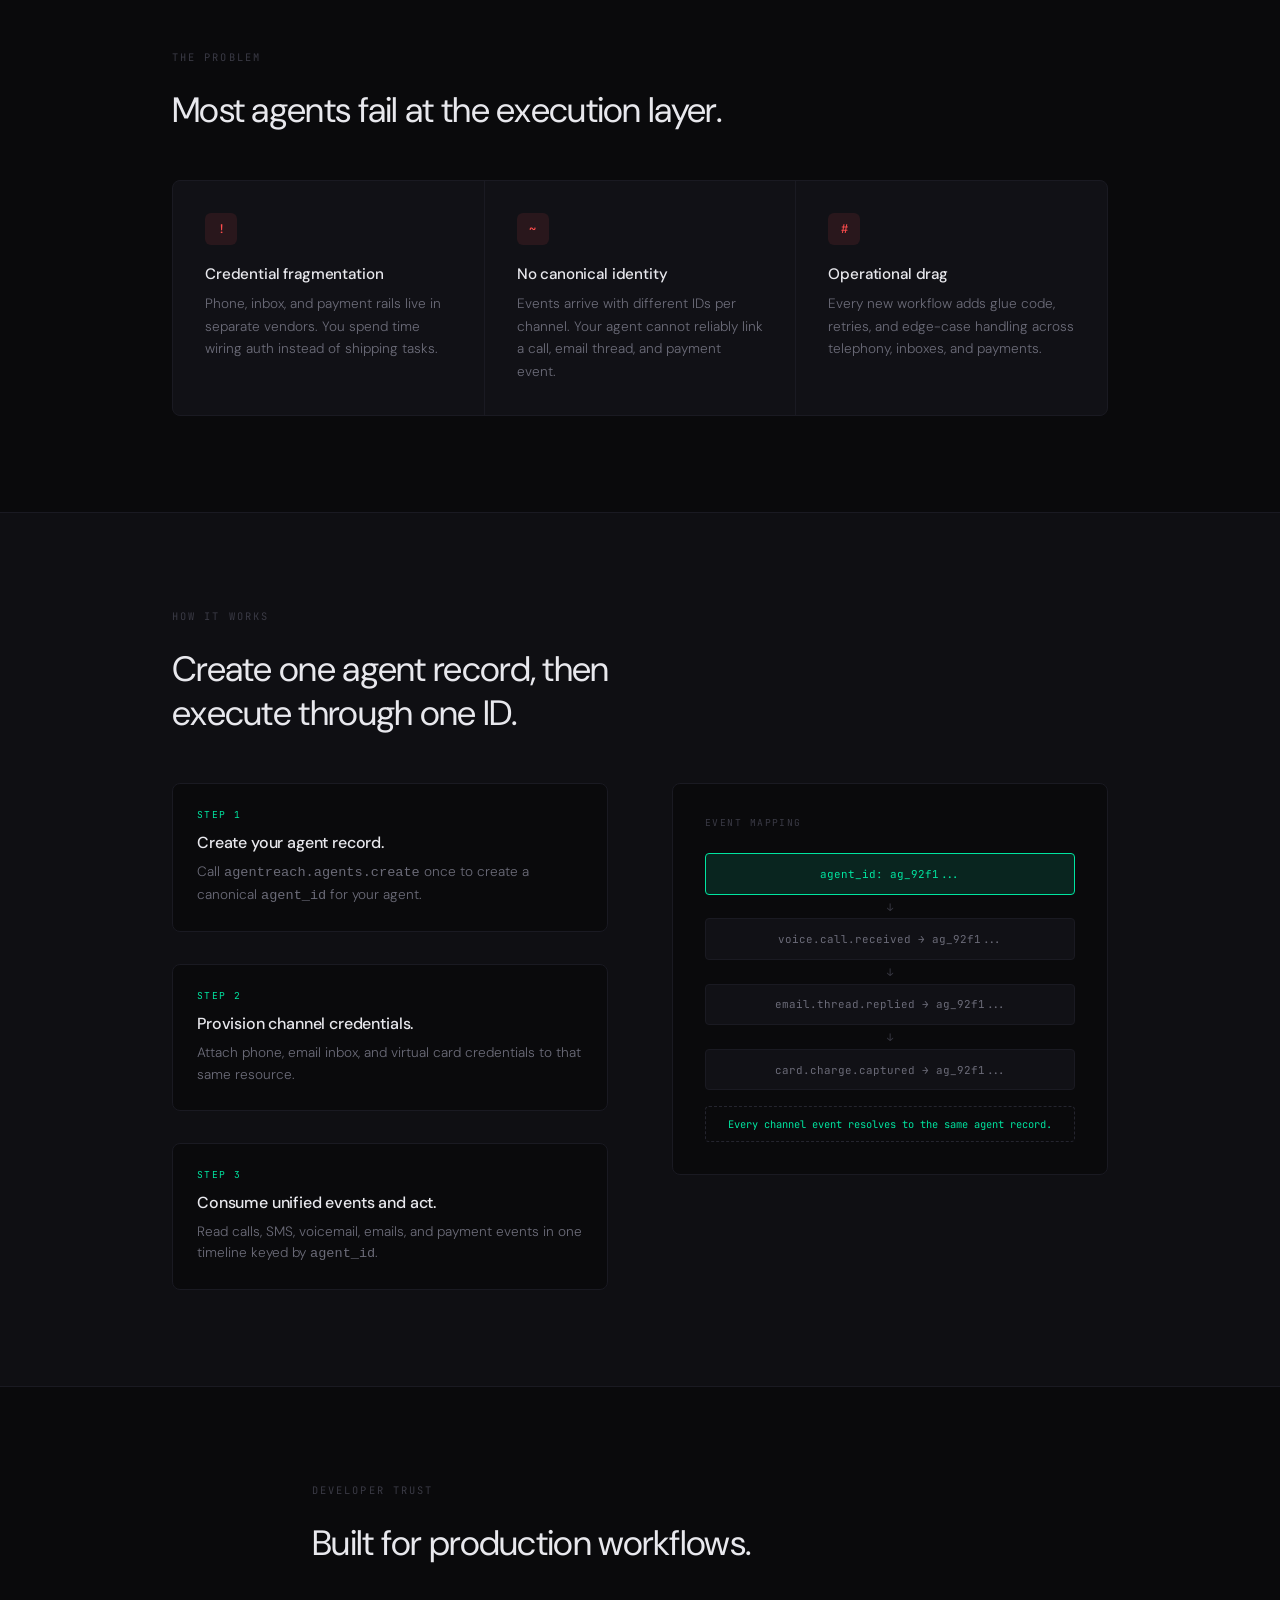
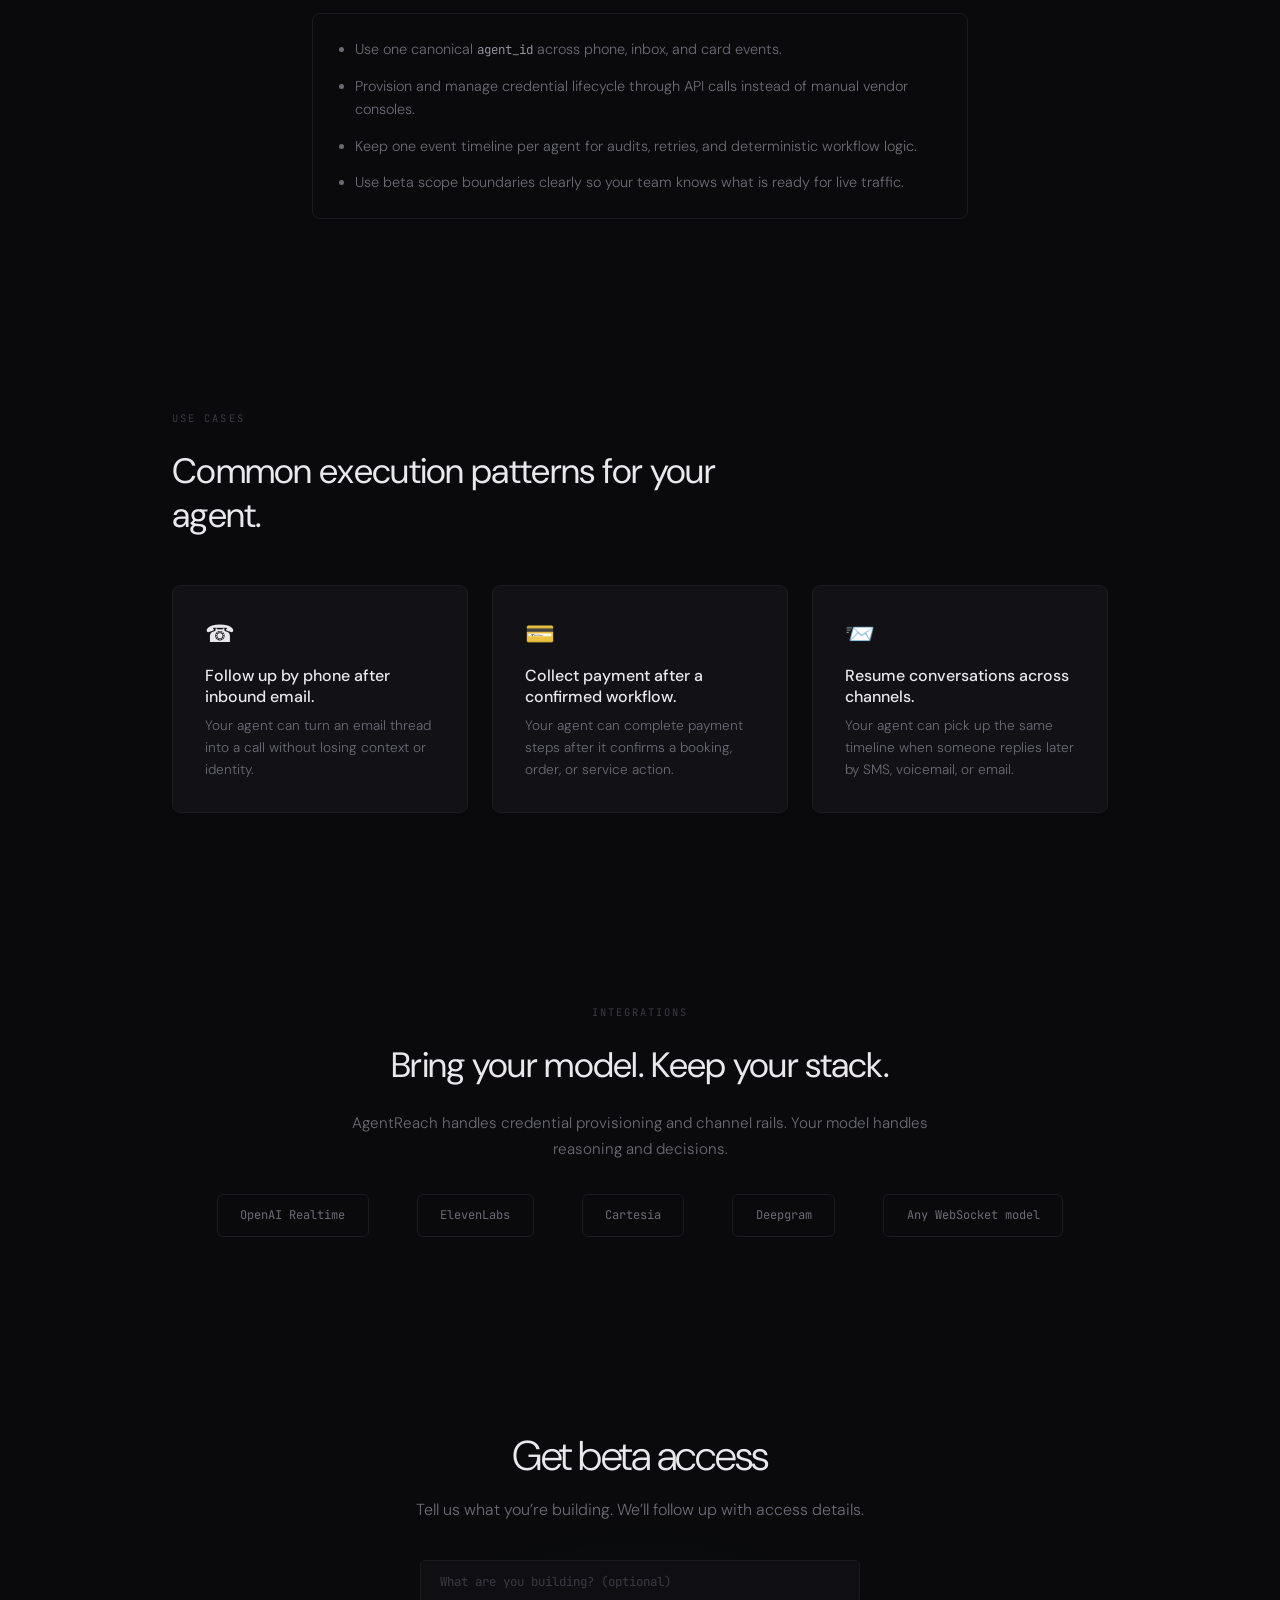
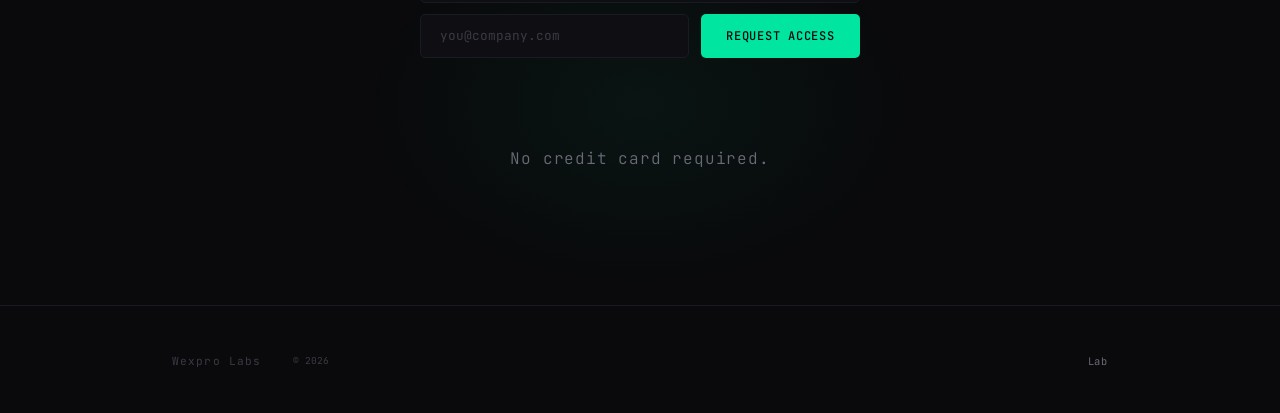
<file: agentreach.html>
<!DOCTYPE html>
<html lang="en">
<head>
  <meta charset="UTF-8">
  <meta name="viewport" content="width=device-width, initial-scale=1.0">
  <title>AgentReach — Provision Real-World Credentials for AI Agents</title>
  <meta name="description" content="Give each agent a phone number, email inbox, and virtual card tied to one canonical agent ID. One API for real-world execution.">
  <link rel="preconnect" href="https://fonts.googleapis.com">
  <link rel="preconnect" href="https://fonts.gstatic.com" crossorigin>
  <link href="https://fonts.googleapis.com/css2?family=DM+Sans:ital,opsz,wght@0,9..40,300;0,9..40,400;0,9..40,500;0,9..40,600;1,9..40,300;1,9..40,400&family=JetBrains+Mono:wght@300;400;500&display=swap" rel="stylesheet">
  <style>
    *, *::before, *::after { margin: 0; padding: 0; box-sizing: border-box; }

    :root {
      --bg: #0a0a0c;
      --bg-raised: #0f0f13;
      --bg-card: #111116;
      --border: #1a1a22;
      --border-light: #25252f;
      --text: #e8e8ed;
      --text-secondary: #a0a0b0;
      --text-dim: #6b6b78;
      --text-muted: #3a3a45;
      --accent: #00E5A0;
      --accent-soft: rgba(0, 229, 160, 0.12);
      --red: #ff4d4d;
      --red-soft: rgba(255, 77, 77, 0.1);
      --mono: 'JetBrains Mono', monospace;
      --sans: 'DM Sans', sans-serif;
    }

    html { font-size: 16px; scroll-behavior: smooth; }

    body {
      background: var(--bg);
      color: var(--text);
      font-family: var(--sans);
      min-height: 100vh;
      overflow-x: hidden;
      -webkit-font-smoothing: antialiased;
    }

    /* Noise */
    body::before {
      content: '';
      position: fixed;
      inset: 0;
      background-image: url("data:image/svg+xml,%3Csvg viewBox='0 0 256 256' xmlns='http://www.w3.org/2000/svg'%3E%3Cfilter id='n'%3E%3CfeTurbulence type='fractalNoise' baseFrequency='0.85' numOctaves='4' stitchTiles='stitch'/%3E%3C/filter%3E%3Crect width='100%25' height='100%25' filter='url(%23n)' opacity='0.025'/%3E%3C/svg%3E");
      pointer-events: none;
      z-index: 0;
    }

    .container {
      position: relative;
      z-index: 1;
      max-width: 1000px;
      margin: 0 auto;
      padding: 0 2rem;
    }

    .container--narrow {
      max-width: 720px;
    }

    /* ---- NAV ---- */
    nav {
      position: fixed;
      top: 0;
      left: 0;
      right: 0;
      z-index: 100;
      padding: 0 2rem;
      backdrop-filter: blur(16px);
      -webkit-backdrop-filter: blur(16px);
      background: rgba(10, 10, 12, 0.8);
      border-bottom: 1px solid var(--border);
    }

    @supports not ((backdrop-filter: blur(1px)) or (-webkit-backdrop-filter: blur(1px))) {
      nav {
        background: rgba(10, 10, 12, 0.96);
      }
    }

    .nav-inner {
      max-width: 1000px;
      margin: 0 auto;
      display: flex;
      align-items: center;
      justify-content: space-between;
      height: 56px;
    }

    .nav-left {
      display: flex;
      align-items: center;
      gap: 1.5rem;
    }

    .logo {
      font-family: var(--mono);
      font-weight: 500;
      font-size: 0.75rem;
      letter-spacing: 0.12em;
      text-transform: uppercase;
      color: var(--text-dim);
      text-decoration: none;
      transition: color 0.3s;
    }

    .logo:hover { color: var(--text); }

    .nav-separator {
      color: var(--text-muted);
      font-size: 1.2rem;
      font-weight: 200;
    }

    .nav-product {
      font-family: var(--sans);
      font-weight: 500;
      font-size: 0.85rem;
      color: var(--text);
      text-decoration: none;
    }

    .nav-cta {
      font-family: var(--mono);
      font-size: 0.7rem;
      letter-spacing: 0.08em;
      text-transform: uppercase;
      padding: 0.5rem 1.2rem;
      background: var(--accent);
      color: var(--bg);
      border: none;
      border-radius: 4px;
      cursor: pointer;
      text-decoration: none;
      font-weight: 500;
      transition: opacity 0.3s, transform 0.2s;
    }

    .nav-cta:hover {
      opacity: 0.85;
      transform: translateY(-1px);
    }

    /* ---- HERO ---- */
    .hero {
      padding: 10rem 0 5rem;
      position: relative;
    }

    .hero-glow {
      position: absolute;
      top: -100px;
      left: 50%;
      transform: translateX(-50%);
      width: 800px;
      height: 500px;
      background: radial-gradient(ellipse at center, rgba(0, 229, 160, 0.06) 0%, transparent 65%);
      pointer-events: none;
    }

    .hero-badge {
      display: inline-flex;
      align-items: center;
      gap: 0.5rem;
      padding: 0.35rem 0.9rem;
      border: 1px solid var(--border-light);
      border-radius: 100px;
      font-family: var(--mono);
      font-size: 0.65rem;
      letter-spacing: 0.1em;
      text-transform: uppercase;
      color: var(--text-dim);
      margin-bottom: 2.5rem;
      opacity: 0;
      animation: fadeUp 0.7s ease forwards 0.1s;
    }

    .hero-badge .dot {
      width: 6px;
      height: 6px;
      border-radius: 50%;
      background: var(--accent);
      animation: pulse 2s ease-in-out infinite;
    }

    .hero h1 {
      font-family: var(--sans);
      font-weight: 300;
      font-size: clamp(2.6rem, 6vw, 4rem);
      line-height: 1.1;
      letter-spacing: -0.035em;
      max-width: 700px;
      opacity: 0;
      animation: fadeUp 0.7s ease forwards 0.25s;
    }

    .hero h1 strong {
      font-weight: 500;
      background: linear-gradient(135deg, var(--accent), #00b8d4);
      -webkit-background-clip: text;
      -webkit-text-fill-color: transparent;
      background-clip: text;
    }

    .hero-desc {
      margin-top: 1.8rem;
      font-size: 1.1rem;
      font-weight: 300;
      line-height: 1.7;
      color: var(--text-secondary);
      max-width: 620px;
      opacity: 0;
      animation: fadeUp 0.7s ease forwards 0.4s;
    }

    .hero-support {
      display: block;
      margin-top: 0.55rem;
      color: var(--text-dim);
      font-family: var(--mono);
      font-size: 0.72rem;
      letter-spacing: 0.05em;
      text-transform: uppercase;
    }

    .hero-actions {
      margin-top: 2.5rem;
      display: flex;
      align-items: center;
      gap: 1rem;
      opacity: 0;
      animation: fadeUp 0.7s ease forwards 0.55s;
    }

    .btn-primary {
      display: inline-flex;
      align-items: center;
      gap: 0.5rem;
      font-family: var(--mono);
      font-size: 0.75rem;
      font-weight: 500;
      letter-spacing: 0.06em;
      text-transform: uppercase;
      padding: 0.75rem 1.6rem;
      background: var(--accent);
      color: var(--bg);
      border: none;
      border-radius: 5px;
      cursor: pointer;
      text-decoration: none;
      transition: opacity 0.3s, transform 0.2s, box-shadow 0.3s;
      box-shadow: 0 0 24px rgba(0, 229, 160, 0.15);
    }

    .btn-primary:hover {
      opacity: 0.9;
      transform: translateY(-1px);
      box-shadow: 0 0 32px rgba(0, 229, 160, 0.25);
    }

    .btn-ghost {
      font-family: var(--mono);
      font-size: 0.75rem;
      font-weight: 400;
      letter-spacing: 0.06em;
      text-transform: uppercase;
      padding: 0.75rem 1.4rem;
      background: transparent;
      color: var(--text-dim);
      border: 1px solid var(--border-light);
      border-radius: 5px;
      cursor: pointer;
      text-decoration: none;
      transition: color 0.3s, border-color 0.3s;
    }

    .btn-ghost:hover {
      color: var(--text);
      border-color: var(--text-muted);
    }

    /* ---- CODE BLOCK in hero ---- */
    .hero-code {
      margin-top: 4rem;
      opacity: 0;
      animation: fadeUp 0.7s ease forwards 0.7s;
    }

    .code-window {
      background: var(--bg-raised);
      border: 1px solid var(--border);
      border-radius: 8px;
      overflow: hidden;
    }

    .code-header {
      display: flex;
      align-items: center;
      gap: 0.5rem;
      padding: 0.8rem 1.2rem;
      border-bottom: 1px solid var(--border);
    }

    .code-dot {
      width: 8px;
      height: 8px;
      border-radius: 50%;
      background: var(--text-muted);
    }

    .code-title {
      font-family: var(--mono);
      font-size: 0.65rem;
      color: var(--text-muted);
      margin-left: 0.5rem;
    }

    .code-body {
      padding: 1.4rem 1.6rem;
      font-family: var(--mono);
      font-size: 0.78rem;
      line-height: 1.8;
      overflow-x: auto;
      white-space: pre;
    }

    .code-body .kw { color: #c792ea; }
    .code-body .fn { color: #82aaff; }
    .code-body .str { color: var(--accent); }
    .code-body .cm { color: var(--text-muted); }
    .code-body .prop { color: #f78c6c; }
    .code-body .op { color: var(--text-dim); }

    /* ---- WHAT YOU GET ---- */
    .stats {
      padding: 4rem 0;
      border-top: 1px solid var(--border);
      border-bottom: 1px solid var(--border);
    }

    .stats-grid {
      display: grid;
      grid-template-columns: repeat(3, minmax(0, 1fr));
      gap: 1rem;
    }

    .stat {
      text-align: left;
      border: 1px solid var(--border);
      border-radius: 8px;
      background: var(--bg-card);
      padding: 1.5rem;
    }

    .stat-value {
      font-family: var(--mono);
      font-size: 0.68rem;
      font-weight: 500;
      letter-spacing: 0.13em;
      text-transform: uppercase;
      color: var(--accent);
    }

    .stat-label {
      margin-top: 0.8rem;
      font-family: var(--sans);
      font-size: 0.9rem;
      font-weight: 300;
      line-height: 1.6;
      color: var(--text-dim);
    }

    .stats-note {
      margin-top: 1.4rem;
      text-align: center;
      font-family: var(--mono);
      font-size: 0.7rem;
      color: var(--text-muted);
      letter-spacing: 0.06em;
      text-transform: uppercase;
    }

    /* ---- PROBLEM SECTION ---- */
    .section {
      padding: 6rem 0;
    }

    .section-label {
      font-family: var(--mono);
      font-size: 0.65rem;
      letter-spacing: 0.2em;
      text-transform: uppercase;
      color: var(--text-muted);
      margin-bottom: 1.5rem;
    }

    .section-title {
      font-weight: 400;
      font-size: clamp(1.6rem, 3.5vw, 2.2rem);
      line-height: 1.25;
      letter-spacing: -0.02em;
      max-width: 560px;
      margin-bottom: 3rem;
    }

    .section-title--center {
      margin-left: auto;
      margin-right: auto;
    }

    .problem-grid {
      display: grid;
      grid-template-columns: repeat(auto-fit, minmax(280px, 1fr));
      gap: 1px;
      background: var(--border);
      border: 1px solid var(--border);
      border-radius: 8px;
      overflow: hidden;
    }

    .problem-card {
      background: var(--bg-card);
      padding: 2rem;
    }

    .problem-icon {
      font-family: var(--mono);
      font-size: 0.75rem;
      font-weight: 500;
      color: var(--red);
      background: var(--red-soft);
      display: inline-flex;
      align-items: center;
      justify-content: center;
      width: 32px;
      height: 32px;
      border-radius: 6px;
      margin-bottom: 1.2rem;
    }

    .problem-card h3 {
      font-weight: 500;
      font-size: 0.95rem;
      margin-bottom: 0.6rem;
      letter-spacing: -0.01em;
    }

    .problem-card p {
      font-size: 0.85rem;
      font-weight: 300;
      color: var(--text-dim);
      line-height: 1.65;
    }

    .trust-list {
      margin: 0;
      padding-left: 1.1rem;
      display: grid;
      gap: 0.85rem;
      color: var(--text-dim);
      font-size: 0.9rem;
      line-height: 1.6;
      font-weight: 300;
    }

    .trust-list code {
      font-family: var(--mono);
      font-size: 0.78rem;
      color: var(--text-secondary);
    }

    /* ---- SOLUTION SECTION ---- */
    .solution-section {
      background: var(--bg-raised);
      border-top: 1px solid var(--border);
      border-bottom: 1px solid var(--border);
    }

    .solution-grid {
      display: grid;
      grid-template-columns: 1fr 1fr;
      gap: 4rem;
      align-items: start;
    }

    .solution-features {
      display: flex;
      flex-direction: column;
      gap: 2rem;
    }

    .feature {
      padding: 1.5rem;
      border: 1px solid var(--border);
      border-radius: 8px;
      background: var(--bg);
      transition: border-color 0.3s;
    }

    .feature:hover {
      border-color: var(--border-light);
    }

    .feature-tag {
      font-family: var(--mono);
      font-size: 0.6rem;
      letter-spacing: 0.15em;
      text-transform: uppercase;
      color: var(--accent);
      margin-bottom: 0.7rem;
    }

    .feature h3 {
      font-weight: 500;
      font-size: 1rem;
      margin-bottom: 0.5rem;
      letter-spacing: -0.01em;
    }

    .feature p {
      font-size: 0.85rem;
      font-weight: 300;
      color: var(--text-dim);
      line-height: 1.6;
    }

    /* ---- ARCHITECTURE DIAGRAM ---- */
    .arch-visual {
      padding: 2rem;
      border: 1px solid var(--border);
      border-radius: 8px;
      background: var(--bg);
      font-family: var(--mono);
      font-size: 0.7rem;
      position: sticky;
      top: 5rem;
    }

    .arch-title {
      font-size: 0.6rem;
      letter-spacing: 0.15em;
      text-transform: uppercase;
      color: var(--text-muted);
      margin-bottom: 1.5rem;
    }

    .arch-flow {
      display: flex;
      flex-direction: column;
      gap: 0;
    }

    .arch-node {
      padding: 0.8rem 1rem;
      border: 1px solid var(--border);
      border-radius: 4px;
      background: var(--bg-card);
      color: var(--text-dim);
      text-align: center;
      font-size: 0.68rem;
      position: relative;
    }

    .arch-node.highlight {
      border-color: var(--accent);
      background: var(--accent-soft);
      color: var(--accent);
    }

    .arch-connector {
      display: flex;
      justify-content: center;
      padding: 0.3rem 0;
      color: var(--text-muted);
      font-size: 0.65rem;
    }

    .arch-latency {
      text-align: center;
      margin-top: 1rem;
      padding: 0.6rem;
      border: 1px dashed var(--border-light);
      border-radius: 4px;
      color: var(--accent);
      font-size: 0.65rem;
    }

    /* ---- USE CASES ---- */
    .usecases-grid {
      display: grid;
      grid-template-columns: repeat(auto-fit, minmax(280px, 1fr));
      gap: 1.5rem;
    }

    .usecase {
      padding: 2rem;
      border: 1px solid var(--border);
      border-radius: 8px;
      background: var(--bg-card);
      transition: border-color 0.3s, transform 0.3s;
    }

    .usecase:hover {
      border-color: var(--border-light);
      transform: translateY(-2px);
    }

    .usecase-icon {
      font-size: 1.5rem;
      margin-bottom: 1rem;
      filter: grayscale(0.3);
    }

    .usecase h3 {
      font-weight: 500;
      font-size: 1rem;
      margin-bottom: 0.5rem;
    }

    .usecase p {
      font-size: 0.85rem;
      font-weight: 300;
      color: var(--text-dim);
      line-height: 1.6;
    }

    /* ---- INTEGRATIONS ---- */
    .integrations {
      text-align: center;
    }

    .integration-copy {
      max-width: 640px;
      margin: -1.5rem auto 0;
      font-size: 0.95rem;
      font-weight: 300;
      line-height: 1.65;
      color: var(--text-dim);
    }

    .integration-logos {
      display: flex;
      justify-content: center;
      align-items: center;
      gap: 3rem;
      flex-wrap: wrap;
      margin-top: 2rem;
    }

    .integration-item {
      font-family: var(--mono);
      font-size: 0.75rem;
      font-weight: 400;
      color: var(--text-dim);
      padding: 0.8rem 1.4rem;
      border: 1px solid var(--border);
      border-radius: 6px;
      transition: border-color 0.3s, color 0.3s;
    }

    .integration-item:hover {
      border-color: var(--border-light);
      color: var(--text-secondary);
    }

    /* ---- CTA SECTION ---- */
    .cta-section {
      padding: 6rem 0;
      text-align: center;
      position: relative;
    }

    .cta-glow {
      position: absolute;
      bottom: 0;
      left: 50%;
      transform: translateX(-50%);
      width: 600px;
      height: 400px;
      background: radial-gradient(ellipse at center, rgba(0, 229, 160, 0.05) 0%, transparent 65%);
      pointer-events: none;
    }

    .cta-section h2 {
      font-weight: 300;
      font-size: clamp(1.8rem, 4vw, 2.6rem);
      letter-spacing: -0.03em;
      margin-bottom: 1rem;
      position: relative;
    }

    .cta-section p {
      font-size: 1rem;
      font-weight: 300;
      color: var(--text-dim);
      margin-bottom: 2.5rem;
      position: relative;
    }

    .cta-form {
      display: flex;
      flex-direction: column;
      gap: 0.65rem;
      max-width: 440px;
      margin: 0 auto;
      position: relative;
    }

    .form-row {
      display: flex;
      gap: 0.75rem;
    }

    .cta-form input {
      flex: 1;
      font-family: var(--mono);
      font-size: 0.8rem;
      padding: 0.8rem 1.2rem;
      background: var(--bg-raised);
      border: 1px solid var(--border);
      border-radius: 5px;
      color: var(--text);
      outline: none;
      transition: border-color 0.3s;
    }

    .cta-form input::placeholder {
      color: var(--text-muted);
    }

    .cta-form input:focus {
      border-color: var(--accent);
    }

    .form-optional {
      font-size: 0.78rem !important;
      padding: 0.75rem 1.2rem !important;
      border-color: var(--border) !important;
      background: var(--bg-raised) !important;
      border-radius: 5px !important;
      width: 100%;
    }

    .form-optional:focus {
      border-color: var(--accent) !important;
    }

    .field-trap {
      position: absolute;
      left: -10000px;
      top: auto;
      width: 1px;
      height: 1px;
      overflow: hidden;
    }

    .sr-only {
      position: absolute;
      width: 1px;
      height: 1px;
      padding: 0;
      margin: -1px;
      overflow: hidden;
      clip: rect(0, 0, 0, 0);
      white-space: nowrap;
      border: 0;
    }

    .form-status {
      min-height: 1.2rem;
      margin-top: 0.25rem;
      font-family: var(--mono);
      font-size: 0.68rem;
      letter-spacing: 0.03em;
      color: var(--text-muted);
      text-align: left;
    }

    .form-status.error {
      color: #ff8585;
    }

    .form-status.success {
      color: var(--accent);
    }

    .cta-form button {
      font-family: var(--mono);
      font-size: 0.75rem;
      font-weight: 500;
      letter-spacing: 0.06em;
      text-transform: uppercase;
      padding: 0.8rem 1.6rem;
      background: var(--accent);
      color: var(--bg);
      border: none;
      border-radius: 5px;
      cursor: pointer;
      transition: opacity 0.3s;
      white-space: nowrap;
    }

    .cta-form button:hover {
      opacity: 0.85;
    }

    .cta-note {
      margin-top: 1rem;
      font-family: var(--mono);
      font-size: 0.6rem;
      color: var(--text-muted);
      letter-spacing: 0.05em;
      position: relative;
    }

    /* Success state */
    .cta-success {
      display: none;
      font-family: var(--mono);
      font-size: 0.8rem;
      color: var(--accent);
      padding: 1rem;
      border: 1px solid var(--accent);
      border-radius: 5px;
      background: var(--accent-soft);
      max-width: 440px;
      margin: 0 auto;
    }

    /* ---- FOOTER ---- */
    footer {
      padding: 3rem 0;
      border-top: 1px solid var(--border);
      display: flex;
      align-items: center;
      justify-content: space-between;
    }

    .footer-inner {
      display: flex;
      align-items: center;
      justify-content: space-between;
      width: 100%;
    }

    footer .footer-left {
      display: flex;
      align-items: center;
      gap: 2rem;
    }

    footer .footer-logo {
      font-family: var(--mono);
      font-size: 0.7rem;
      letter-spacing: 0.1em;
      color: var(--text-muted);
      text-decoration: none;
    }

    footer .footer-copy {
      font-family: var(--mono);
      font-size: 0.6rem;
      color: var(--text-muted);
    }

    footer .footer-links {
      display: flex;
      gap: 1.5rem;
    }

    footer .footer-links a {
      font-family: var(--mono);
      font-size: 0.65rem;
      letter-spacing: 0.08em;
      color: var(--text-dim);
      text-decoration: none;
      transition: color 0.3s;
    }

    footer .footer-links a:hover {
      color: var(--accent);
    }

    /* ---- SCROLL ANIMATIONS ---- */
    .reveal {
      opacity: 0;
      transform: translateY(20px);
      transition: opacity 0.6s ease, transform 0.6s ease;
    }

    .reveal.visible {
      opacity: 1;
      transform: translateY(0);
    }

    /* ---- ANIMATIONS ---- */
    @keyframes fadeUp {
      from { opacity: 0; transform: translateY(16px); }
      to { opacity: 1; transform: translateY(0); }
    }

    @keyframes pulse {
      0%, 100% { opacity: 1; }
      50% { opacity: 0.4; }
    }

    @media (prefers-reduced-motion: reduce) {
      html { scroll-behavior: auto; }
      *, *::before, *::after {
        animation-duration: 0.01ms !important;
        animation-iteration-count: 1 !important;
        transition-duration: 0.01ms !important;
      }
      body::before { display: none; }
      .reveal { opacity: 1; transform: none; }
    }

    /* ---- RESPONSIVE ---- */
    @media (max-width: 768px) {
      .container { padding: 0 1.25rem; }
      body::before { display: none; }
      .hero { padding: 7rem 0 3rem; }
      .hero h1 { font-size: 2rem; }
      .hero-desc { font-size: 0.95rem; }
      .hero-support { font-size: 0.62rem; }
      .hero-actions { flex-direction: column; align-items: flex-start; }
      .hero-code { margin-top: 2.5rem; }
      .code-body { font-size: 0.65rem; line-height: 1.7; padding: 1rem 1.2rem; }
      .stats { padding: 2.5rem 0; }
      .stats-grid { grid-template-columns: 1fr; gap: 0.85rem; }
      .section { padding: 4rem 0; }
      .section-title { font-size: 1.5rem; }
      .problem-grid { grid-template-columns: 1fr; }
      .solution-grid { grid-template-columns: 1fr; gap: 2rem; }
      .arch-visual { position: static; }
      .usecases-grid { grid-template-columns: 1fr; }
      .integration-copy { margin-top: -1.3rem; font-size: 0.9rem; }
      .integration-logos { gap: 0.75rem; }
      .integration-item { font-size: 0.65rem; padding: 0.6rem 1rem; }
      .cta-section { padding: 4rem 0; }
      .cta-section h2 { font-size: 1.8rem; }
      .form-row { flex-direction: column; }
      footer { flex-direction: column; gap: 1.5rem; align-items: flex-start; }
      footer .footer-left { flex-direction: column; gap: 0.5rem; }
      /* Nav mobile fix */
      .nav-inner { height: 48px; }
      .logo { font-size: 0.65rem; }
      .nav-separator { display: none; }
      .nav-product { display: none; }
      .nav-cta { font-size: 0.6rem; padding: 0.4rem 0.9rem; }
    }
  </style>
</head>
<body>

  <!-- NAV -->
  <nav>
    <div class="nav-inner">
      <div class="nav-left">
        <a href="/" class="logo">Wexpro</a>
        <span class="nav-separator">/</span>
        <a href="/agentreach.html" class="nav-product">AgentReach</a>
      </div>
      <a href="#beta" class="nav-cta">Request Beta</a>
    </div>
  </nav>

  <!-- HERO -->
  <section class="hero">
    <div class="hero-glow"></div>
    <div class="container">
      <div class="hero-badge">
        <span class="dot"></span>
        <span>Beta for teams shipping production agents</span>
      </div>
      <h1>Your agent can reason. It still can&rsquo;t <strong>call, email, or pay.</strong></h1>
      <p class="hero-desc">AgentReach provisions phone numbers, inboxes, and virtual cards for your agent, all tied to one canonical agent ID.<span class="hero-support">One API. One agent record. Real-world actions.</span></p>
      <div class="hero-actions">
        <a href="#beta" class="btn-primary">Request Beta Access</a>
        <a href="#how" class="btn-ghost">See How It Works</a>
      </div>

      <div class="hero-code">
        <div class="code-window">
          <div class="code-header">
            <span class="code-dot"></span>
            <span class="code-dot"></span>
            <span class="code-dot"></span>
            <span class="code-title">provision.ts</span>
          </div>
          <div class="code-body">
<span class="cm">// Create a persistent identity in one call</span>
<span class="kw">const</span> agent <span class="op">=</span> <span class="kw">await</span> agentreach.<span class="fn">agents</span>.<span class="fn">create</span>({
  <span class="prop">name</span>: <span class="str">"Vendor Follow-up Agent"</span>,
  <span class="prop">channels</span>: [<span class="str">"phone"</span>, <span class="str">"email"</span>],
  <span class="prop">payments</span>: { <span class="prop">virtual_card</span>: <span class="kw">true</span> }
});

<span class="cm">// agent.agent_id      → ag_92f1...</span>
<span class="cm">// agent.phone_number  → +1 (415) 555-0142</span>
<span class="cm">// agent.email_inbox   → followup@agentreach.dev</span>
<span class="cm">// agent.virtual_card  → card_38xp...</span>
          </div>
        </div>
      </div>
    </div>
  </section>

  <!-- WHAT YOUR AGENT GETS -->
  <section class="stats">
    <div class="container">
      <p class="section-label reveal">What your agent gets</p>
      <h2 class="section-title reveal">Provision credentials once. Reuse them across every workflow.</h2>
      <div class="stats-grid">
        <div class="stat reveal">
          <div class="stat-value">Phone Credentials</div>
          <div class="stat-label">Calls, SMS, and voicemail tied to your agent record.</div>
        </div>
        <div class="stat reveal">
          <div class="stat-value">Email Inbox</div>
          <div class="stat-label">Send and receive email threads with state your agent can track.</div>
        </div>
        <div class="stat reveal">
          <div class="stat-value">Virtual Card</div>
          <div class="stat-label">Use a programmatic payment method from the same API surface.</div>
        </div>
      </div>
      <p class="stats-note reveal">All mapped to one canonical <code>agent_id</code>.</p>
    </div>
  </section>

  <!-- PROBLEM -->
  <section class="section">
    <div class="container">
      <p class="section-label reveal">The problem</p>
      <h2 class="section-title reveal">Most agents fail at the execution layer.</h2>
      <div class="problem-grid reveal">
        <div class="problem-card">
          <div class="problem-icon">!</div>
          <h3>Credential fragmentation</h3>
          <p>Phone, inbox, and payment rails live in separate vendors. You spend time wiring auth instead of shipping tasks.</p>
        </div>
        <div class="problem-card">
          <div class="problem-icon">~</div>
          <h3>No canonical identity</h3>
          <p>Events arrive with different IDs per channel. Your agent cannot reliably link a call, email thread, and payment event.</p>
        </div>
        <div class="problem-card">
          <div class="problem-icon">#</div>
          <h3>Operational drag</h3>
          <p>Every new workflow adds glue code, retries, and edge-case handling across telephony, inboxes, and payments.</p>
        </div>
      </div>
    </div>
  </section>

  <!-- HOW IT WORKS -->
  <section class="section solution-section" id="how">
    <div class="container">
      <p class="section-label reveal">How it works</p>
      <h2 class="section-title reveal">Create one agent record, then execute through one ID.</h2>
      <div class="solution-grid">
        <div class="solution-features">
          <div class="feature reveal">
            <div class="feature-tag">Step 1</div>
            <h3>Create your agent record.</h3>
            <p>Call <code>agentreach.agents.create</code> once to create a canonical <code>agent_id</code> for your agent.</p>
          </div>
          <div class="feature reveal">
            <div class="feature-tag">Step 2</div>
            <h3>Provision channel credentials.</h3>
            <p>Attach phone, email inbox, and virtual card credentials to that same resource.</p>
          </div>
          <div class="feature reveal">
            <div class="feature-tag">Step 3</div>
            <h3>Consume unified events and act.</h3>
            <p>Read calls, SMS, voicemail, emails, and payment events in one timeline keyed by <code>agent_id</code>.</p>
          </div>
        </div>
        <div class="arch-visual reveal">
          <div class="arch-title">Event mapping</div>
          <div class="arch-flow">
            <div class="arch-node highlight">agent_id: ag_92f1...</div>
            <div class="arch-connector">↓</div>
            <div class="arch-node">voice.call.received  →  ag_92f1...</div>
            <div class="arch-connector">↓</div>
            <div class="arch-node">email.thread.replied →  ag_92f1...</div>
            <div class="arch-connector">↓</div>
            <div class="arch-node">card.charge.captured →  ag_92f1...</div>
          </div>
          <div class="arch-latency">Every channel event resolves to the same agent record.</div>
        </div>
      </div>
    </div>
  </section>

  <!-- DEVELOPER TRUST -->
  <section class="section">
    <div class="container container--narrow">
      <p class="section-label reveal">Developer trust</p>
      <h2 class="section-title reveal">Built for production workflows.</h2>
      <div class="feature reveal">
        <ul class="trust-list">
          <li>Use one canonical <code>agent_id</code> across phone, inbox, and card events.</li>
          <li>Provision and manage credential lifecycle through API calls instead of manual vendor consoles.</li>
          <li>Keep one event timeline per agent for audits, retries, and deterministic workflow logic.</li>
          <li>Use beta scope boundaries clearly so your team knows what is ready for live traffic.</li>
        </ul>
      </div>
    </div>
  </section>

  <!-- USE CASES -->
  <section class="section">
    <div class="container">
      <p class="section-label reveal">Use cases</p>
      <h2 class="section-title reveal">Common execution patterns for your agent.</h2>
      <div class="usecases-grid">
        <div class="usecase reveal">
          <div class="usecase-icon">&#x260E;</div>
          <h3>Follow up by phone after inbound email.</h3>
          <p>Your agent can turn an email thread into a call without losing context or identity.</p>
        </div>
        <div class="usecase reveal">
          <div class="usecase-icon">&#x1F4B3;</div>
          <h3>Collect payment after a confirmed workflow.</h3>
          <p>Your agent can complete payment steps after it confirms a booking, order, or service action.</p>
        </div>
        <div class="usecase reveal">
          <div class="usecase-icon">&#x1F4E8;</div>
          <h3>Resume conversations across channels.</h3>
          <p>Your agent can pick up the same timeline when someone replies later by SMS, voicemail, or email.</p>
        </div>
      </div>
    </div>
  </section>

  <!-- INTEGRATIONS -->
  <section class="section integrations">
    <div class="container">
      <p class="section-label reveal">Integrations</p>
      <h2 class="section-title section-title--center reveal">Bring your model. Keep your stack.</h2>
      <p class="integration-copy reveal">AgentReach handles credential provisioning and channel rails. Your model handles reasoning and decisions.</p>
      <div class="integration-logos reveal">
        <div class="integration-item">OpenAI Realtime</div>
        <div class="integration-item">ElevenLabs</div>
        <div class="integration-item">Cartesia</div>
        <div class="integration-item">Deepgram</div>
        <div class="integration-item">Any WebSocket model</div>
      </div>
    </div>
  </section>

  <!-- CTA -->
  <section class="cta-section" id="beta">
    <div class="cta-glow"></div>
    <div class="container">
      <h2 class="reveal">Get beta access</h2>
      <p class="reveal">Tell us what you&rsquo;re building. We&rsquo;ll follow up with access details.</p>
      <form class="cta-form reveal" id="betaForm" novalidate>
        <label class="sr-only" for="buildingInput">What are you building?</label>
        <input type="text" id="buildingInput" name="building" placeholder="What are you building? (optional)" class="form-optional" autocomplete="off">
        <div class="form-row">
          <label class="sr-only" for="betaEmail">Work email</label>
          <input type="email" name="email" placeholder="you@company.com" required id="betaEmail" autocomplete="email" inputmode="email">
          <button type="submit" id="betaSubmit">Request Access</button>
        </div>
        <div class="field-trap" aria-hidden="true">
          <label class="sr-only" for="websiteField">Website</label>
          <input type="text" id="websiteField" name="website" tabindex="-1" autocomplete="off">
        </div>
        <p class="form-status" id="betaStatus" role="status" aria-live="polite"></p>
      </form>
      <div class="cta-success" id="betaSuccess">
        You're on the list. We'll be in touch soon.
      </div>
      <p class="cta-note reveal">No credit card required.</p>
    </div>
  </section>

  <!-- FOOTER -->
  <footer>
    <div class="container footer-inner">
      <div class="footer-left">
        <a href="/" class="footer-logo">Wexpro Labs</a>
        <span class="footer-copy">© 2026</span>
      </div>
      <div class="footer-links">
        <a href="/">Lab</a>
      </div>
    </div>
  </footer>

  <script>
    // Scroll reveal
    const reveals = document.querySelectorAll('.reveal');
    if ('IntersectionObserver' in window) {
      const observer = new IntersectionObserver((entries) => {
        entries.forEach((entry, i) => {
          if (entry.isIntersecting) {
            setTimeout(() => {
              entry.target.classList.add('visible');
            }, i * 80);
            observer.unobserve(entry.target);
          }
        });
      }, { threshold: 0.1, rootMargin: '0px 0px -40px 0px' });

      reveals.forEach(el => observer.observe(el));
    } else {
      reveals.forEach(el => el.classList.add('visible'));
    }

    // Beta form
    const betaForm = document.getElementById('betaForm');
    const betaSubmit = document.getElementById('betaSubmit');
    const betaStatus = document.getElementById('betaStatus');
    const betaSuccess = document.getElementById('betaSuccess');
    const betaEmail = document.getElementById('betaEmail');
    const buildingInput = document.getElementById('buildingInput');
    const websiteField = document.getElementById('websiteField');
    const ctaNote = document.querySelector('.cta-note');

    function setStatus(message, type) {
      betaStatus.textContent = message;
      betaStatus.className = 'form-status';
      if (type) betaStatus.classList.add(type);
    }

    function resetSubmitState() {
      betaSubmit.textContent = 'Request Access';
      betaSubmit.disabled = false;
    }

    betaForm.addEventListener('submit', async function(e) {
      e.preventDefault();
      if (!betaEmail.checkValidity()) {
        setStatus('Enter a valid work email.', 'error');
        betaEmail.focus();
        return;
      }

      setStatus('', '');
      betaSubmit.textContent = 'Sending...';
      betaSubmit.disabled = true;

      const controller = new AbortController();
      const timeoutId = setTimeout(() => controller.abort(), 8000);
      try {
        const res = await fetch('/api/beta', {
          method: 'POST',
          headers: { 'Content-Type': 'application/json' },
          body: JSON.stringify({
            email: betaEmail.value.trim(),
            building: buildingInput.value.trim(),
            website: websiteField.value.trim()
          }),
          signal: controller.signal
        });
        const json = await res.json().catch(() => ({}));
        if (res.ok && json.ok) {
          this.style.display = 'none';
          betaSuccess.style.display = 'block';
          if (ctaNote) ctaNote.style.display = 'none';
          setStatus('Request received.', 'success');
        } else {
          setStatus(json.error || 'Unable to submit. Please try again.', 'error');
          resetSubmitState();
        }
      } catch (error) {
        const message = error.name === 'AbortError'
          ? 'Request timed out. Please try again.'
          : 'Network error. Please try again.';
        setStatus(message, 'error');
        resetSubmitState();
      } finally {
        clearTimeout(timeoutId);
      }
    });
  </script>
</body>
</html>
</file>
